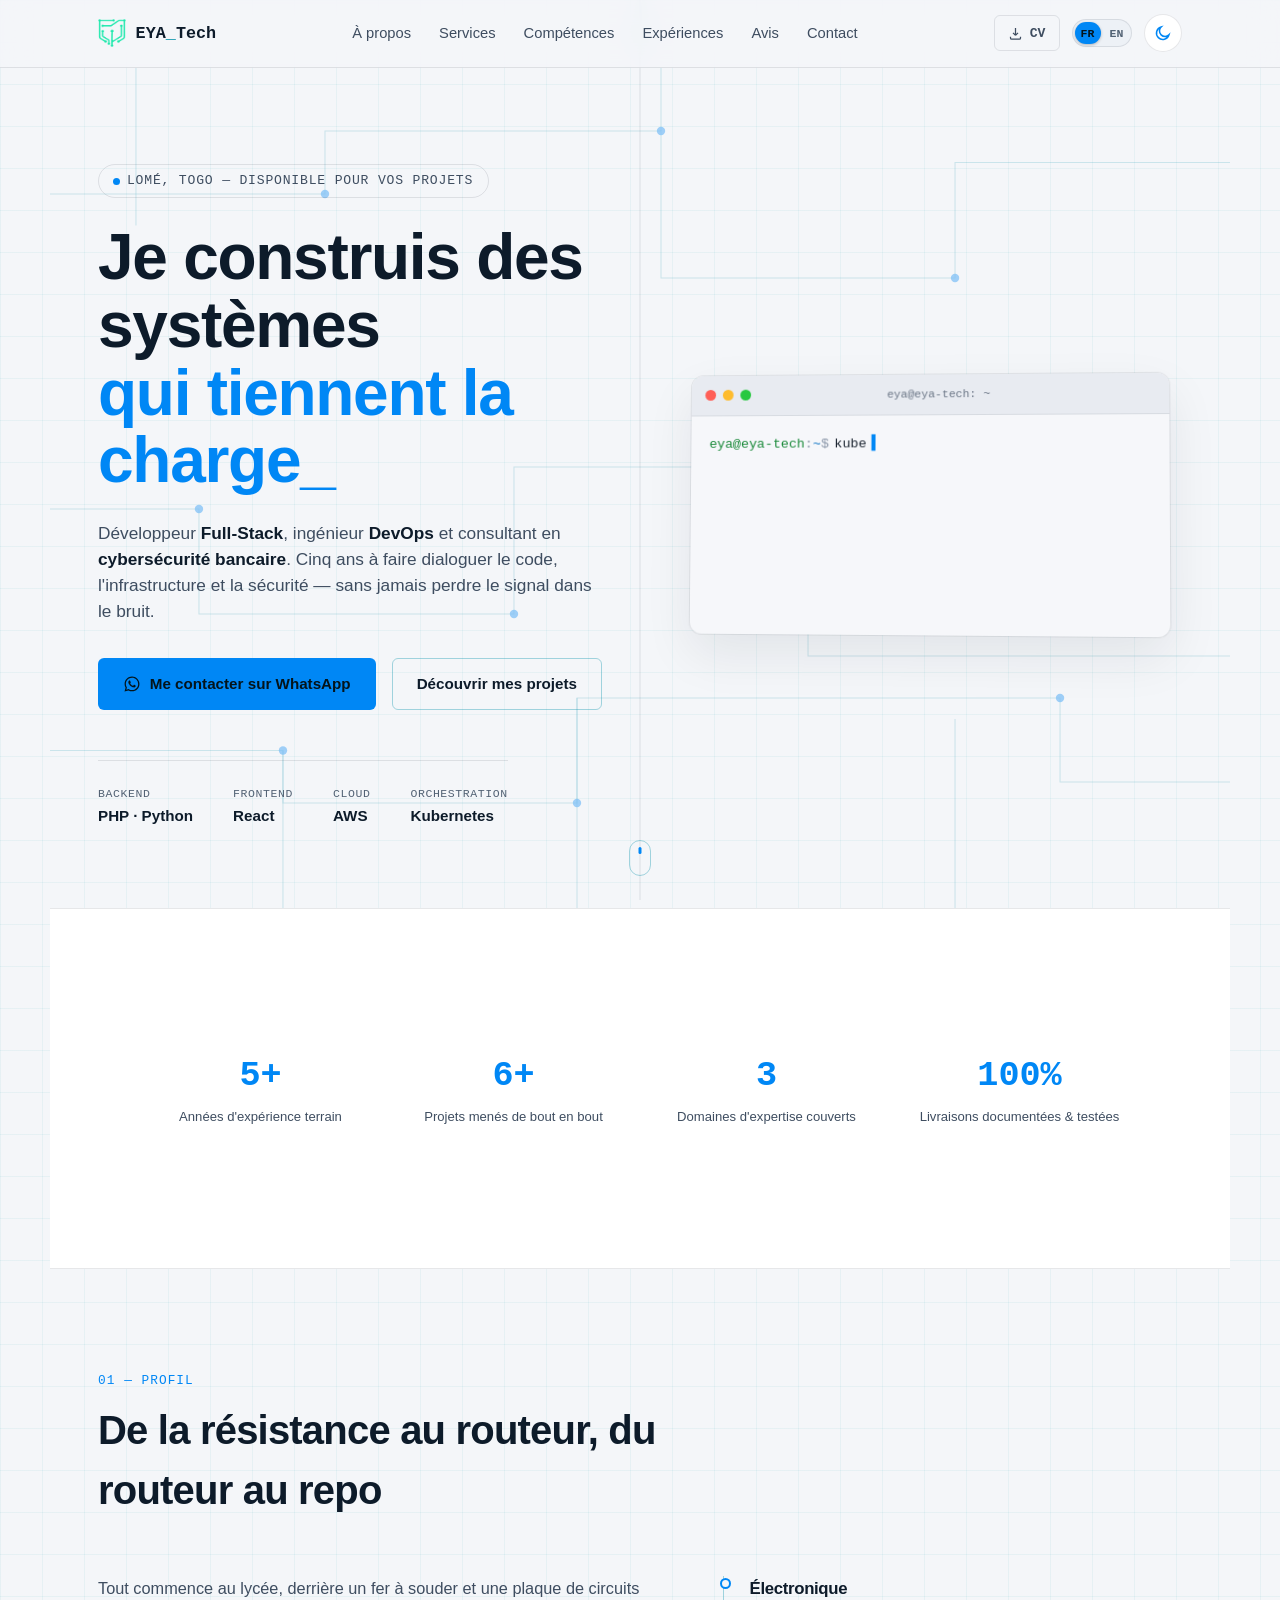
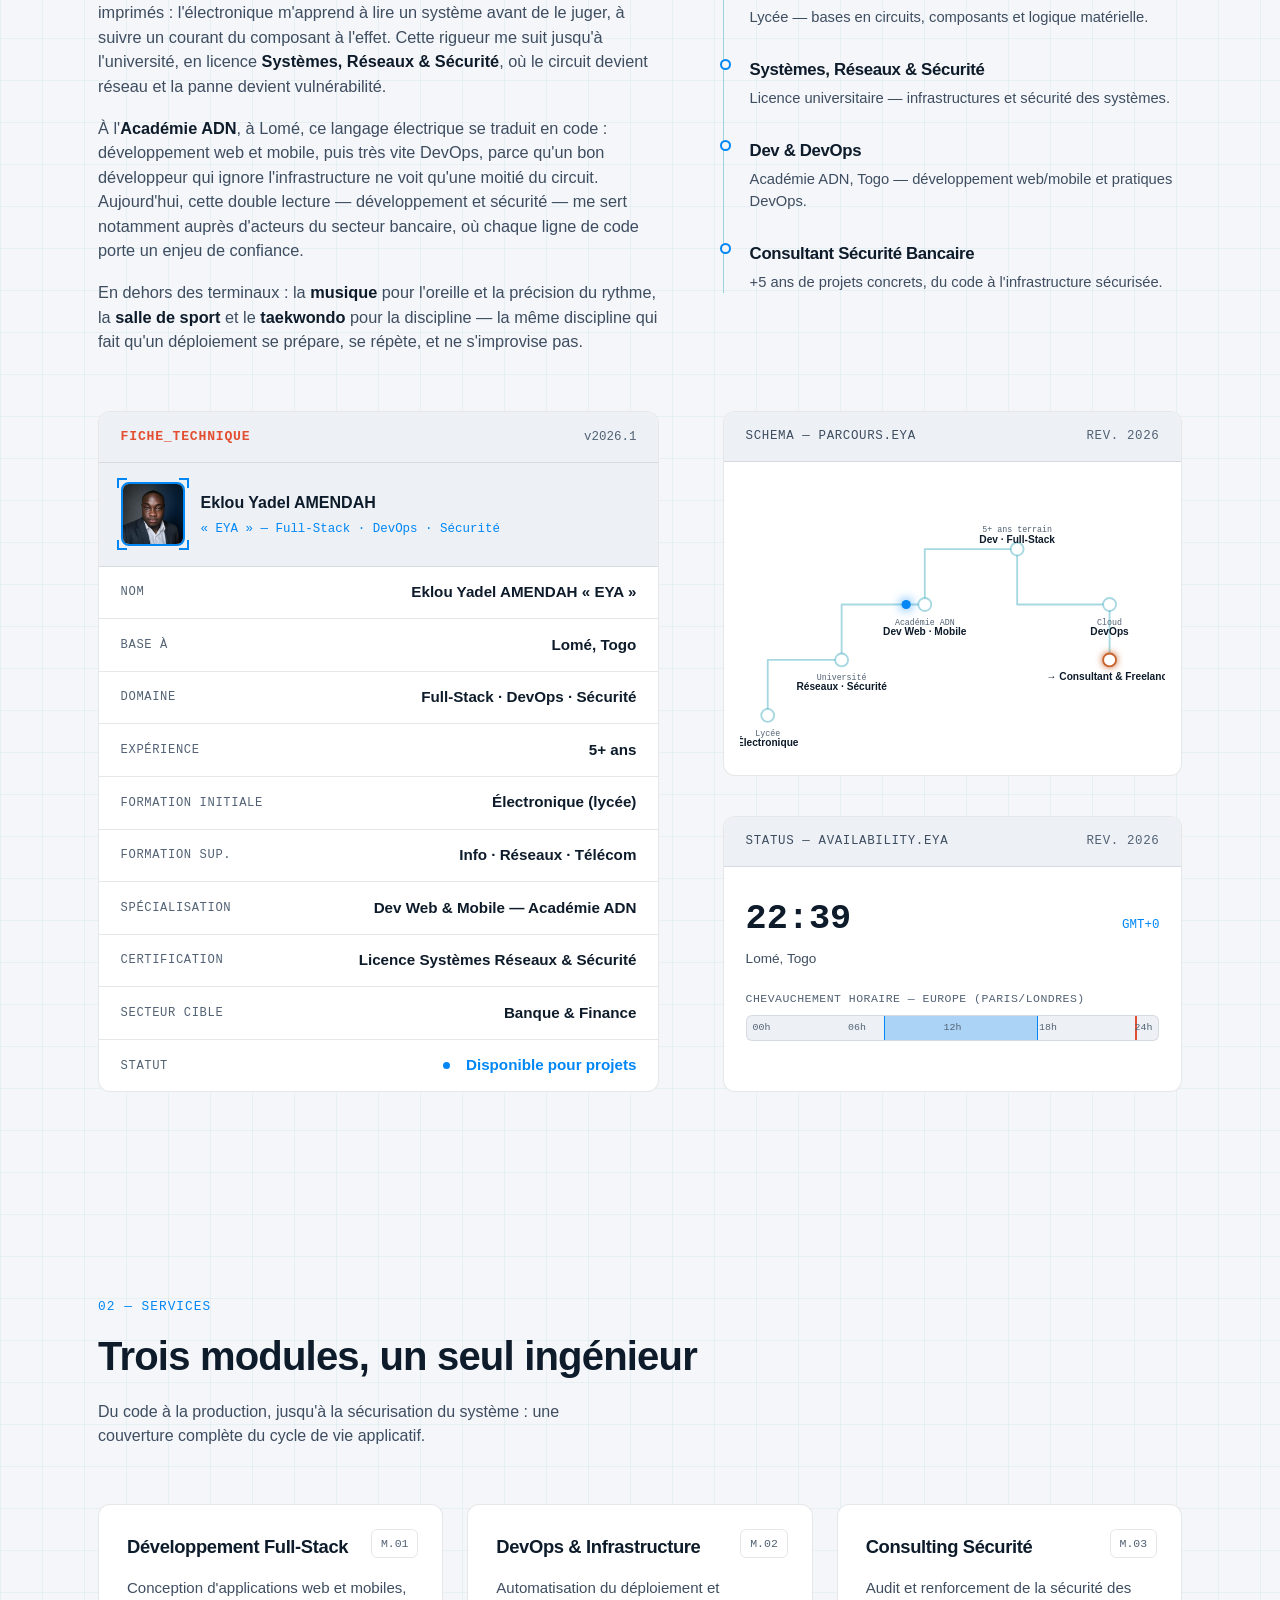
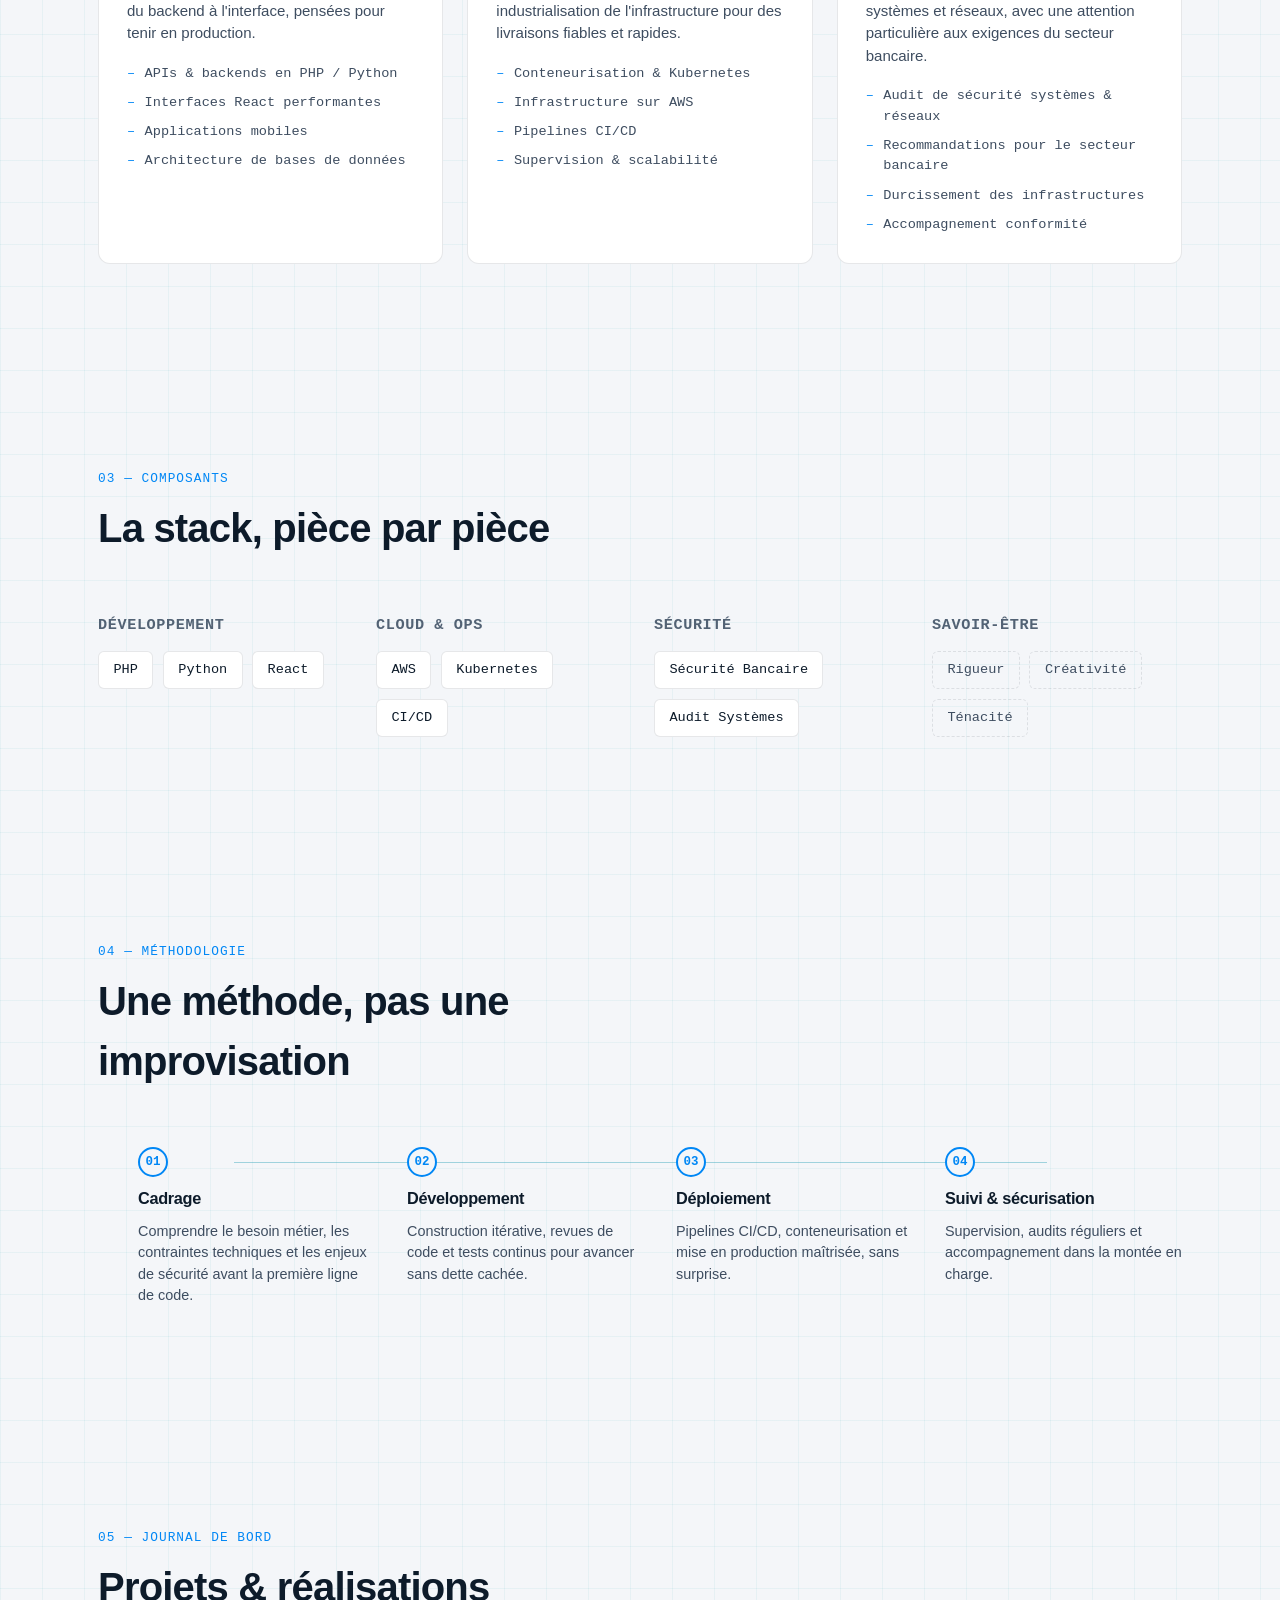
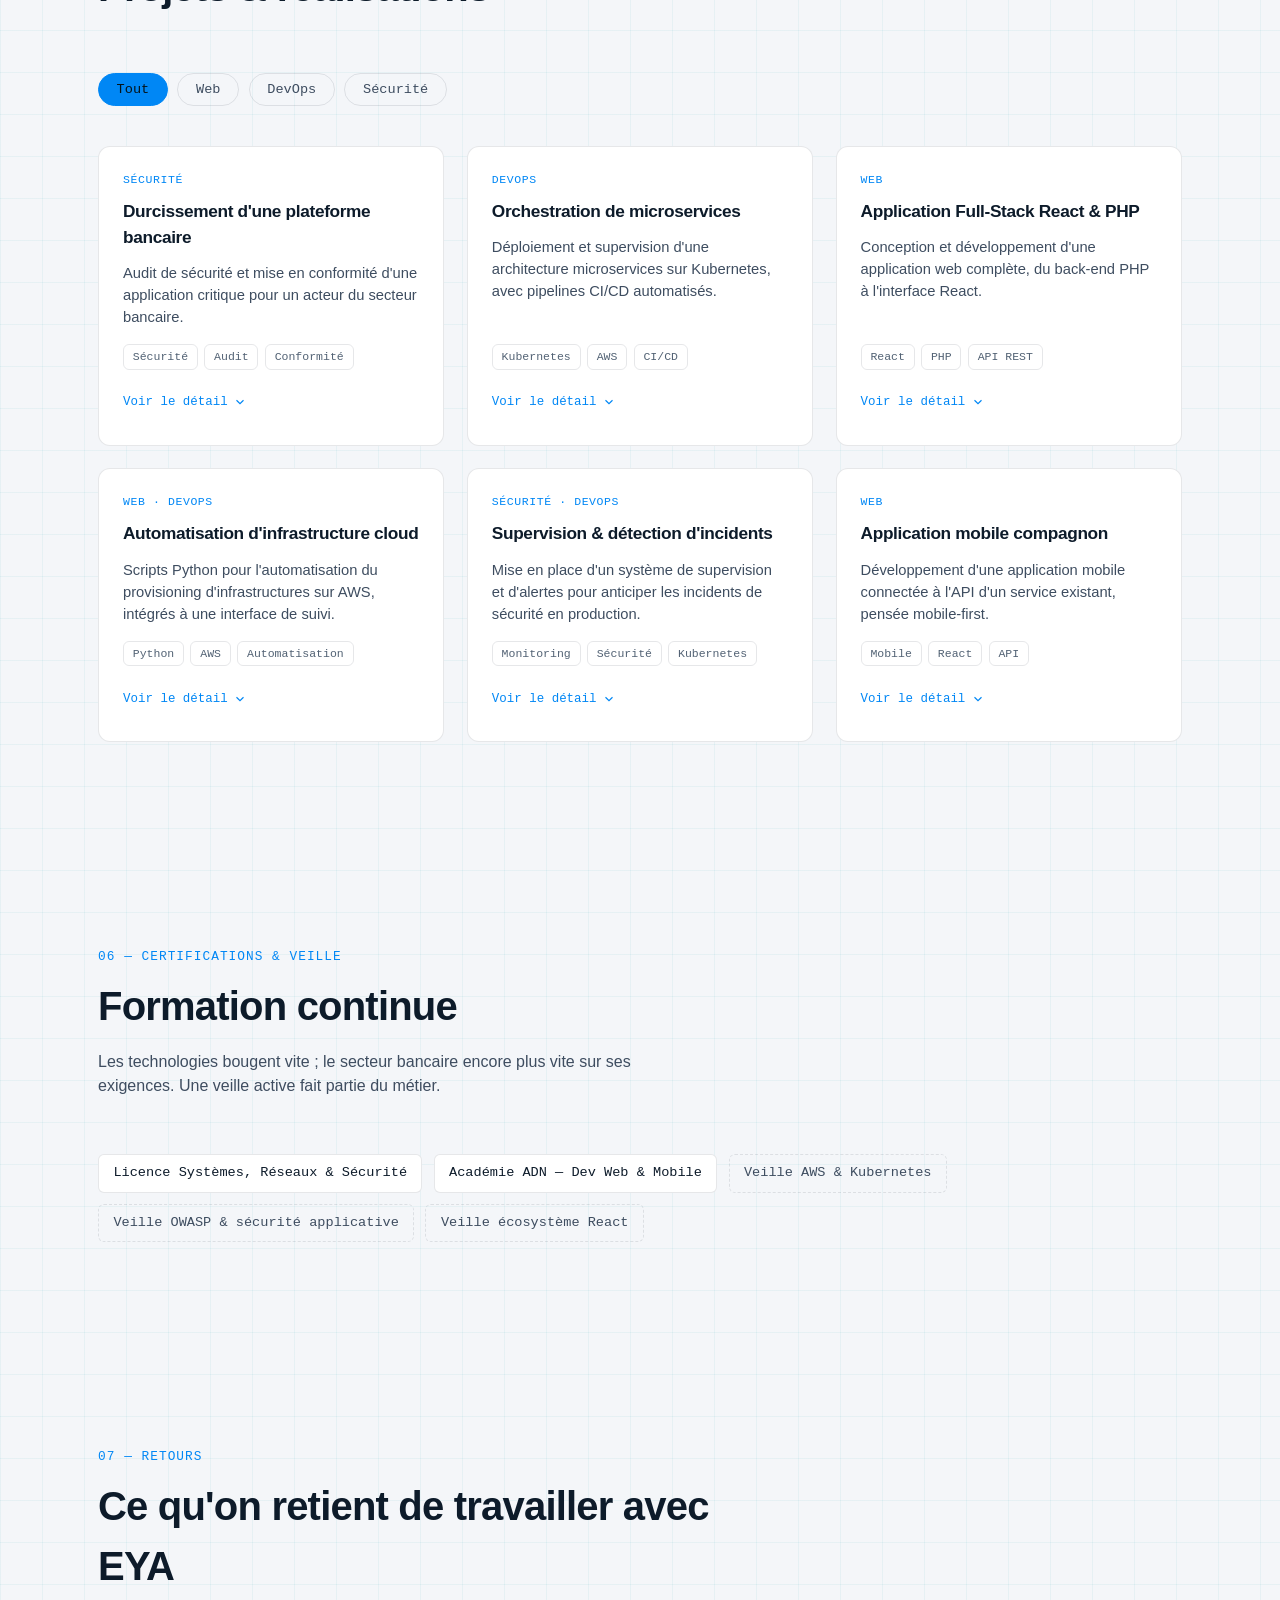
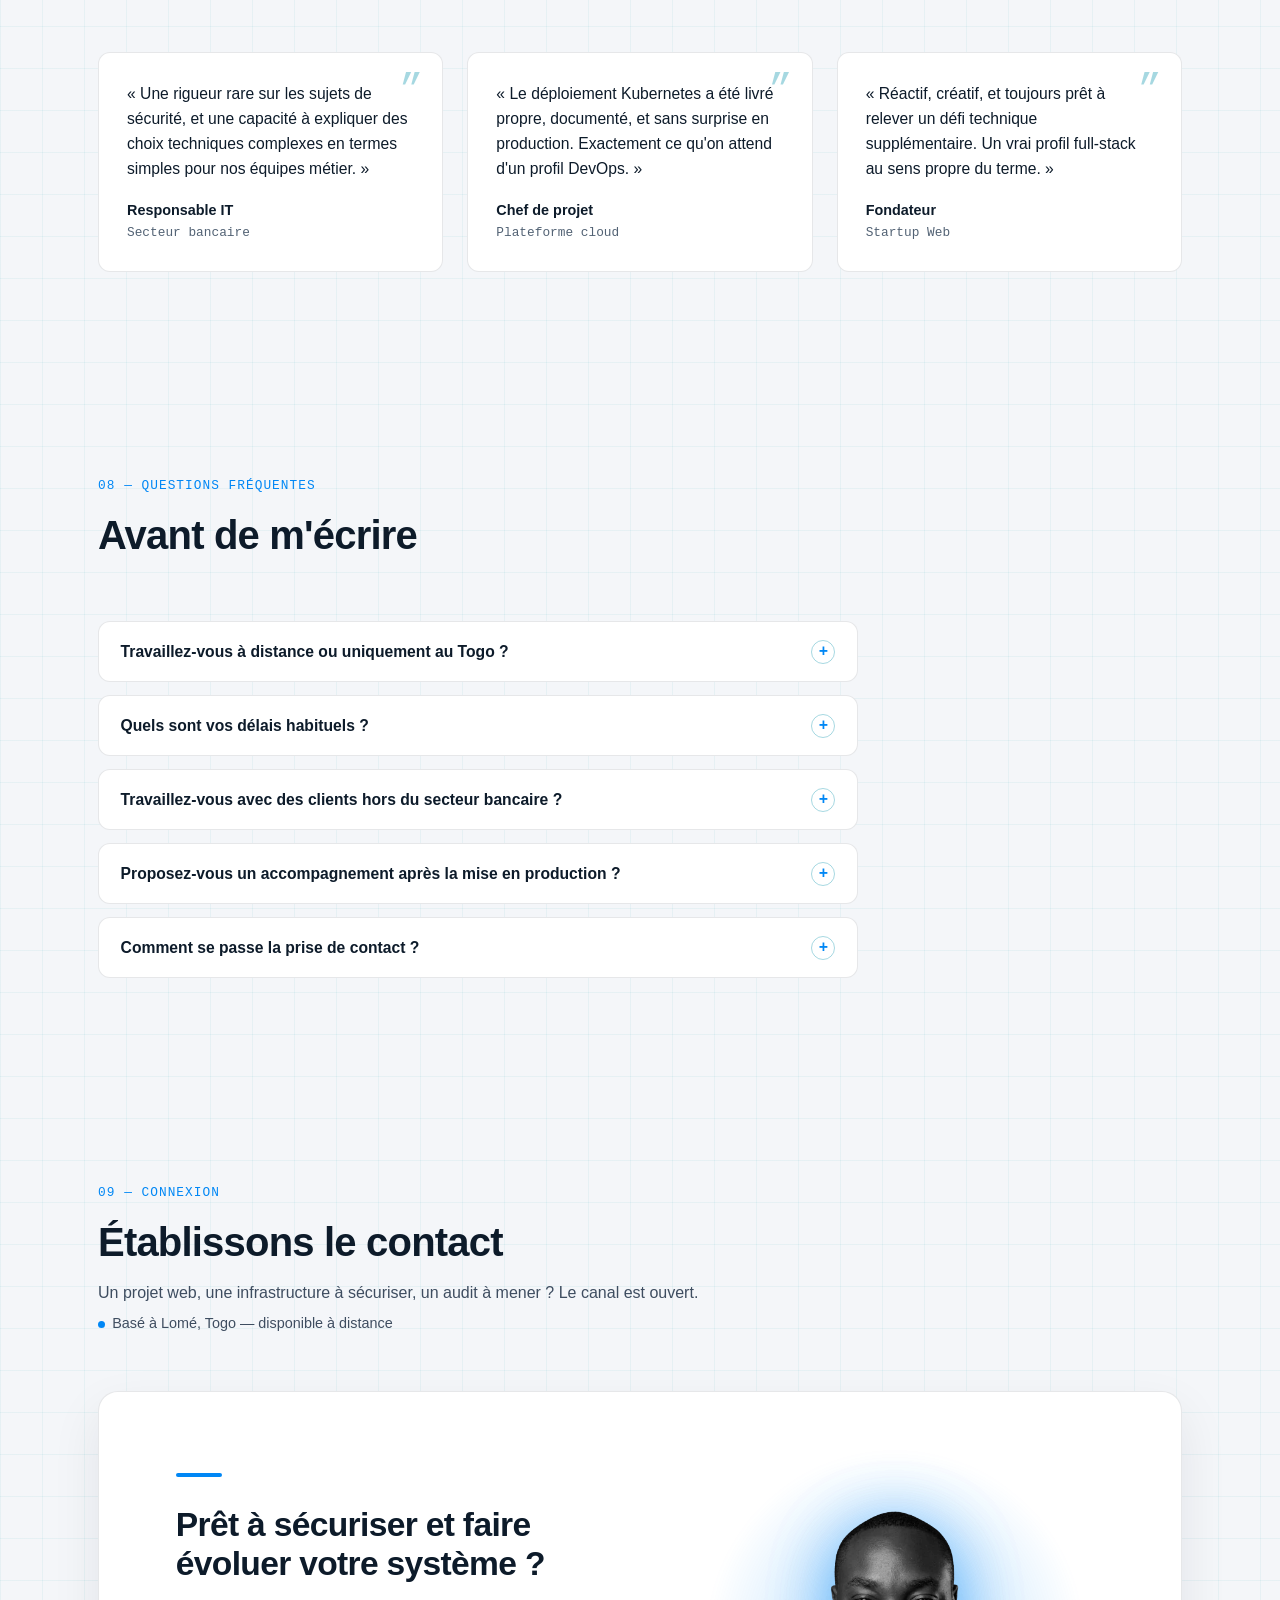
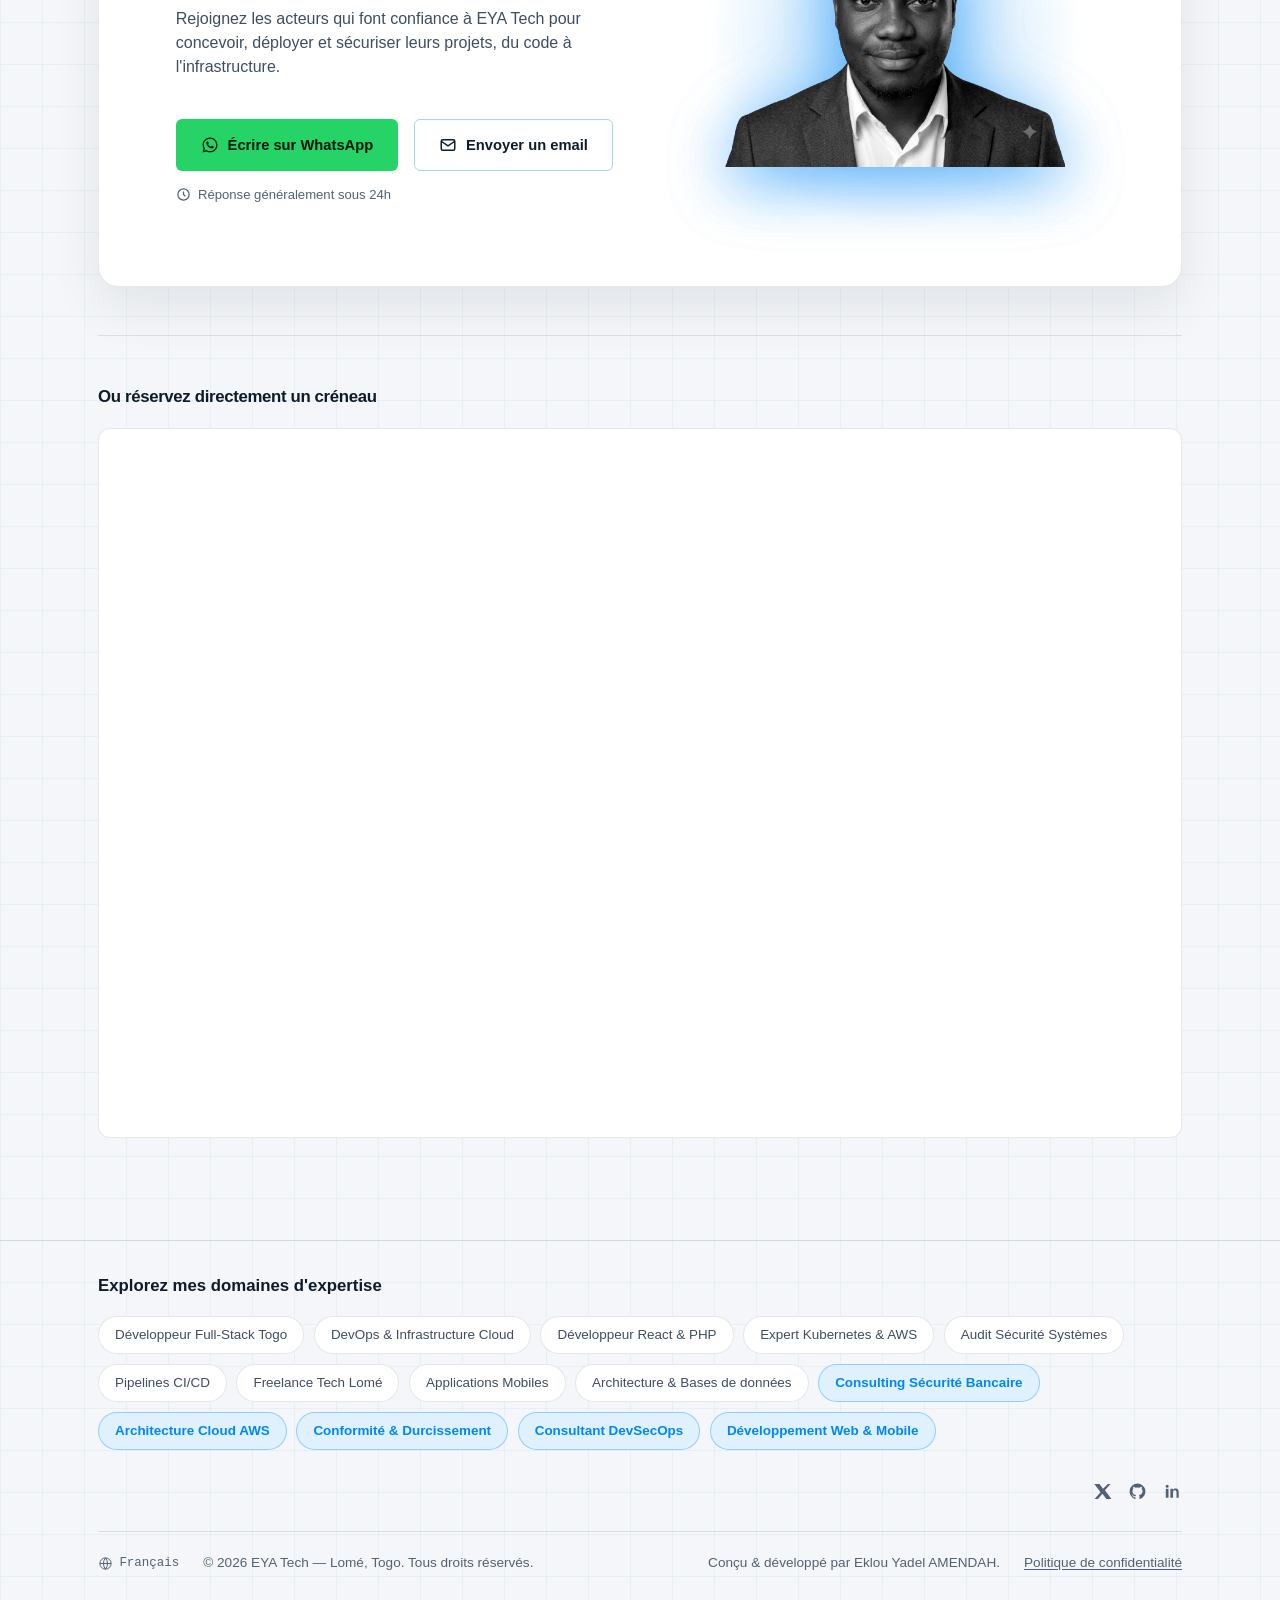
<file: index.html>
<!DOCTYPE html>
<html lang="fr">
<head>
<meta charset="UTF-8">
<meta http-equiv="Content-Security-Policy" content="default-src 'self'; script-src 'self' 'unsafe-inline' https://*.calendly.com https://plausible.io; style-src 'self' 'unsafe-inline' https://fonts.googleapis.com https://*.calendly.com; font-src 'self' https://fonts.gstatic.com https://*.calendly.com; img-src 'self' data: https://*.calendly.com; frame-src https://*.calendly.com; connect-src 'self' https://*.calendly.com https://plausible.io; base-uri 'self'; form-action 'self';">
<meta name="viewport" content="width=device-width, initial-scale=1.0">
<title>EYA Tech — Eklou Yadel AMENDAH | Full-Stack, DevOps &amp; Cybersécurité</title>
<meta name="description" id="site-meta-desc" content="Portfolio d'Eklou Yadel AMENDAH (EYA Tech) — Développeur Full-Stack, ingénieur DevOps et consultant en cybersécurité bancaire basé à Lomé, Togo.">

<!-- Open Graph (LinkedIn, WhatsApp, Facebook, Slack, Discord...) -->
<meta property="og:type" content="website">
<meta property="og:site_name" content="EYA Tech">
<meta property="og:title" id="og-title" content="EYA Tech — Eklou Yadel AMENDAH | Full-Stack, DevOps & Cybersécurité">
<meta property="og:description" id="og-description" content="Portfolio d'Eklou Yadel AMENDAH (EYA Tech) — Développeur Full-Stack, ingénieur DevOps et consultant en cybersécurité bancaire basé à Lomé, Togo.">
<meta property="og:image" content="https://TON-DOMAINE.com/assets/og-image.png">
<meta property="og:image:width" content="1200">
<meta property="og:image:height" content="630">
<meta property="og:url" content="https://TON-DOMAINE.com/">
<link rel="canonical" href="https://TON-DOMAINE.com/">

<script type="application/ld+json">
{
  "@context": "https://schema.org",
  "@type": "Person",
  "name": "Eklou Yadel AMENDAH",
  "alternateName": "EYA",
  "url": "https://TON-DOMAINE.com/",
  "image": "https://TON-DOMAINE.com/assets/eya-photo.jpg",
  "jobTitle": "Full-Stack Developer, DevOps Engineer & Banking Cybersecurity Consultant",
  "worksFor": {
    "@type": "Organization",
    "name": "EYA Tech"
  },
  "address": {
    "@type": "PostalAddress",
    "addressLocality": "Lomé",
    "addressCountry": "TG"
  },
  "email": "mailto:contact.eyatech@gmail.com",
  "knowsAbout": ["Full-Stack Development", "DevOps", "Kubernetes", "AWS", "Banking Cybersecurity", "React", "PHP", "Python"],
  "sameAs": []
}
</script>
<meta property="og:locale" content="fr_FR">
<meta property="og:locale:alternate" content="en_US">

<!-- Twitter / X Card -->
<meta name="twitter:card" content="summary_large_image">
<meta name="twitter:title" id="twitter-title" content="EYA Tech — Eklou Yadel AMENDAH | Full-Stack, DevOps & Cybersécurité">
<meta name="twitter:description" id="twitter-description" content="Portfolio d'Eklou Yadel AMENDAH (EYA Tech) — Développeur Full-Stack, ingénieur DevOps et consultant en cybersécurité bancaire basé à Lomé, Togo.">
<meta name="twitter:image" content="https://TON-DOMAINE.com/assets/og-image.png">

<link rel="preconnect" href="https://fonts.googleapis.com">
<link rel="preconnect" href="https://fonts.gstatic.com" crossorigin>
<link href="https://fonts.googleapis.com/css2?family=Plus+Jakarta+Sans:wght@400;500;600;700;800&family=JetBrains+Mono:wght@400;500;600;700&display=swap" rel="stylesheet">

<link rel="stylesheet" href="style.css">

<link rel="icon" href="assets/favicon.ico" sizes="any">
<link rel="icon" type="image/png" sizes="16x16" href="assets/favicon-16.png">
<link rel="icon" type="image/png" sizes="32x32" href="assets/favicon-32.png">
<link rel="icon" type="image/png" sizes="192x192" href="assets/favicon-192.png">
<link rel="apple-touch-icon" sizes="180x180" href="assets/apple-touch-icon.png">
</head>
<body data-theme="dark">

<a href="#main-content" class="skip-link" data-i18n="skip.link">Aller au contenu principal</a>

<!-- Circuit trace spine that runs behind the whole page -->
<div class="pcb-spine" aria-hidden="true">
  <svg class="pcb-spine__svg" viewBox="0 0 100 4000" preserveAspectRatio="none">
    <path class="pcb-spine__path" d="M50,0 L50,4000" />
  </svg>
</div>

<!-- Scroll progress bar -->
<div class="scroll-progress" aria-hidden="true"><div class="scroll-progress__bar" id="scroll-progress-bar"></div></div>

<header class="site-header" id="top">
  <div class="header-inner">
    <a href="#top" class="logo">
      <span class="logo__mark">
        <img src="assets/logo-icon.png" alt="EYA Tech" width="32" height="32">
      </span>
      <span class="logo__text">EYA<span class="logo__text--accent">_</span>Tech</span>
    </a>

    <nav class="main-nav" id="main-nav">
      <a href="#about" data-nav data-i18n="nav.about">À propos</a>
      <a href="#services" data-nav data-i18n="nav.services">Services</a>
      <a href="#skills" data-nav data-i18n="nav.skills">Compétences</a>
      <a href="#experience" data-nav data-i18n="nav.experience">Expériences</a>
      <a href="#testimonials" data-nav data-i18n="nav.testimonials">Avis</a>
      <a href="#contact" data-nav data-i18n="nav.contact">Contact</a>
    </nav>

    <div class="header-actions">
      <a href="cv-eklou-yadel-amendah.pdf" download class="cv-btn">
        <svg viewBox="0 0 24 24" fill="none" stroke="currentColor" stroke-width="2" class="cv-btn__icon"><path d="M12 3v12m0 0-4-4m4 4 4-4M4 17v2a2 2 0 0 0 2 2h12a2 2 0 0 0 2-2v-2"/></svg>
        <span>CV</span>
      </a>
      <button class="lang-toggle" id="lang-toggle" type="button" aria-label="Switch language / Changer de langue">
        <span class="lang-toggle__thumb" aria-hidden="true"></span>
        <span class="lang-toggle__opt is-active" data-lang="fr">FR</span>
        <span class="lang-toggle__opt" data-lang="en">EN</span>
      </button>
      <button class="theme-toggle" id="theme-toggle" type="button" aria-label="Basculer le thème clair/sombre">
        <svg class="icon-sun" viewBox="0 0 24 24" fill="none" stroke="currentColor" stroke-width="2">
          <circle cx="12" cy="12" r="4.2"/>
          <path d="M12 2v3M12 19v3M4.2 4.2l2.1 2.1M17.7 17.7l2.1 2.1M2 12h3M19 12h3M4.2 19.8l2.1-2.1M17.7 6.3l2.1-2.1"/>
        </svg>
        <svg class="icon-moon" viewBox="0 0 24 24" fill="none" stroke="currentColor" stroke-width="2">
          <path d="M20 14.5A8.5 8.5 0 1 1 9.5 4a7 7 0 0 0 10.5 10.5Z"/>
        </svg>
      </button>
      <button class="nav-toggle" id="nav-toggle" type="button" aria-label="Ouvrir le menu" aria-expanded="false">
        <span></span><span></span><span></span>
      </button>
    </div>
  </div>
</header>

<main id="main-content">

  <!-- HERO -->
  <section class="hero">
    <div class="hero__bg" aria-hidden="true">
      <svg class="hero__circuit" viewBox="0 0 1200 800" preserveAspectRatio="xMidYMid slice">
        <g class="hero__circuit-lines">
          <path d="M0,120 H300 V60 H620 V200 H900 V90 H1200" />
          <path d="M0,420 H180 V520 H480 V380 H760 V560 H1200" />
          <path d="M0,650 H260 V700 H540 V600 H1000 V680 H1200" />
          <path d="M120,0 V150 M620,0 V60 M900,800 V620 M260,800 V650 M540,800 V600" />
        </g>
        <g class="hero__circuit-nodes">
          <circle cx="300" cy="120" r="4"/>
          <circle cx="620" cy="60" r="4"/>
          <circle cx="900" cy="200" r="4"/>
          <circle cx="180" cy="420" r="4"/>
          <circle cx="480" cy="520" r="4"/>
          <circle cx="760" cy="380" r="4"/>
          <circle cx="260" cy="650" r="4"/>
          <circle cx="540" cy="700" r="4"/>
          <circle cx="1000" cy="600" r="4"/>
        </g>
      </svg>
    </div>

    <div class="hero__content">
      <div class="hero__text">
        <p class="hero__eyebrow"><span class="pulse-dot"></span><span data-i18n="hero.eyebrow">Lomé, Togo — Disponible pour vos projets</span></p>
        <h1 class="hero__title">
          <span data-i18n="hero.title1">Je construis des systèmes</span>
          <span class="hero__title-line"><span data-i18n="hero.title2">qui tiennent la charge</span><span class="hero__caret">_</span></span>
        </h1>
        <p class="hero__subtitle" data-i18n-html="hero.subtitle">
          Développeur <strong>Full-Stack</strong>, ingénieur <strong>DevOps</strong> et consultant en
          <strong>cybersécurité bancaire</strong>. Cinq ans à faire dialoguer le code, l'infrastructure
          et la sécurité — sans jamais perdre le signal dans le bruit.
        </p>
        <div class="hero__cta">
          <a href="#" data-link-b64="aHR0cHM6Ly93YS5tZS8yMjg5MjAzMTU4Mw==" target="_blank" rel="noopener" class="btn btn--primary">
            <svg viewBox="0 0 24 24" fill="currentColor" class="btn__icon"><path d="M12.04 2C6.58 2 2.13 6.45 2.13 11.91c0 1.75.46 3.45 1.32 4.95L2 22l5.29-1.4a9.9 9.9 0 0 0 4.75 1.21h.01c5.46 0 9.9-4.45 9.9-9.9 0-2.65-1.03-5.13-2.9-7C17.18 3.03 14.7 2 12.04 2Zm0 18.06a8.2 8.2 0 0 1-4.17-1.14l-.3-.18-3.14.83.84-3.06-.2-.31a8.15 8.15 0 0 1-1.26-4.35c0-4.51 3.68-8.19 8.2-8.19 2.19 0 4.25.85 5.8 2.4a8.13 8.13 0 0 1 2.4 5.8c0 4.52-3.68 8.2-8.17 8.2Zm4.48-6.13c-.24-.12-1.45-.72-1.68-.8-.22-.08-.39-.12-.55.12-.16.24-.63.8-.78.97-.14.16-.28.18-.53.06-.24-.12-1.03-.38-1.96-1.21-.72-.65-1.21-1.44-1.35-1.68-.14-.24-.01-.37.11-.49.11-.11.24-.28.36-.42.12-.14.16-.24.24-.4.08-.16.04-.3-.02-.42-.06-.12-.55-1.33-.76-1.82-.2-.48-.4-.42-.55-.42-.14 0-.3-.02-.46-.02s-.42.06-.64.3c-.22.24-.85.83-.85 2.03 0 1.2.87 2.36.99 2.52.12.16 1.72 2.63 4.17 3.69.58.25 1.04.4 1.39.51.59.19 1.12.16 1.54.1.47-.07 1.45-.59 1.65-1.16.2-.57.2-1.06.14-1.16-.06-.1-.22-.16-.46-.28Z"/></svg>
            <span data-i18n="hero.cta.whatsapp">Me contacter sur WhatsApp</span>
          </a>
          <a href="#experience" class="btn btn--ghost" data-i18n="hero.cta.projects">Découvrir mes projets</a>
        </div>

        <dl class="hero__stack" aria-label="Stack technique principale">
          <div><dt>Backend</dt><dd>PHP · Python</dd></div>
          <div><dt>Frontend</dt><dd>React</dd></div>
          <div><dt>Cloud</dt><dd>AWS</dd></div>
          <div><dt data-i18n="hero.stack.orchestration">Orchestration</dt><dd>Kubernetes</dd></div>
        </dl>
      </div>

      <div class="hero__terminal" aria-hidden="true">
        <div class="terminal">
          <div class="terminal__bar">
            <span class="terminal__dot terminal__dot--red"></span>
            <span class="terminal__dot terminal__dot--yellow"></span>
            <span class="terminal__dot terminal__dot--green"></span>
            <span class="terminal__title">eya@eya-tech: ~</span>
          </div>
          <div class="terminal__body" id="terminal-body">
            <div class="terminal__line" id="terminal-line">
              <span class="terminal__prompt">eya@eya-tech<span class="terminal__prompt-sep">:</span><span class="terminal__prompt-path">~</span><span class="terminal__prompt-sep">$</span></span>
              <span class="terminal__typed" id="terminal-typed"></span><span class="terminal__cursor">▍</span>
            </div>
            <div class="terminal__history" id="terminal-history"></div>
          </div>
        </div>
      </div>
    </div>

    <a href="#about" class="scroll-cue" aria-label="Défiler vers la suite">
      <span></span>
    </a>
  </section>

  <!-- STATS STRIP -->
  <section class="stats-strip" aria-label="Indicateurs clés">
    <div class="stats-strip__inner">
      <div class="stat">
        <span class="stat__value">5+</span>
        <span class="stat__label" data-i18n="stats.years">Années d'expérience terrain</span>
      </div>
      <div class="stat">
        <span class="stat__value">6+</span>
        <span class="stat__label" data-i18n="stats.projects">Projets menés de bout en bout</span>
      </div>
      <div class="stat">
        <span class="stat__value">3</span>
        <span class="stat__label" data-i18n="stats.domains">Domaines d'expertise couverts</span>
      </div>
      <div class="stat">
        <span class="stat__value">100%</span>
        <span class="stat__label" data-i18n="stats.delivery">Livraisons documentées &amp; testées</span>
      </div>
    </div>
  </section>

  <!-- ABOUT -->
  <section class="about" id="about">
    <div class="section-head">
      <p class="section-eyebrow"><span data-i18n="about.eyebrow.num">01</span> — <span data-i18n="about.eyebrow.text">Profil</span></p>
      <h2 class="section-title" data-i18n="about.title">De la résistance au routeur, du routeur au repo</h2>
    </div>

    <div class="about__grid">
      <div class="about__story">
        <p data-i18n-html="about.p1">
          Tout commence au lycée, derrière un fer à souder et une plaque de circuits imprimés :
          l'électronique m'apprend à lire un système avant de le juger, à suivre un courant du composant
          à l'effet. Cette rigueur me suit jusqu'à l'université, en licence <strong>Systèmes, Réseaux &amp; Sécurité</strong>,
          où le circuit devient réseau et la panne devient vulnérabilité.
        </p>
        <p data-i18n-html="about.p2">
          À l'<strong>Académie ADN</strong>, à Lomé, ce langage électrique se traduit en code : développement web
          et mobile, puis très vite DevOps, parce qu'un bon développeur qui ignore l'infrastructure ne
          voit qu'une moitié du circuit. Aujourd'hui, cette double lecture — développement et sécurité —
          me sert notamment auprès d'acteurs du secteur bancaire, où chaque ligne de code porte un enjeu
          de confiance.
        </p>
        <p data-i18n-html="about.p3">
          En dehors des terminaux : la <strong>musique</strong> pour l'oreille et la précision du rythme,
          la <strong>salle de sport</strong> et le <strong>taekwondo</strong> pour la discipline — la même
          discipline qui fait qu'un déploiement se prépare, se répète, et ne s'improvise pas.
        </p>
      </div>

      <ul class="about__timeline" aria-label="Parcours résumé">
        <li>
          <span class="about__timeline-node"></span>
          <h3 data-i18n="about.tl1.title">Électronique</h3>
          <p data-i18n="about.tl1.text">Lycée — bases en circuits, composants et logique matérielle.</p>
        </li>
        <li>
          <span class="about__timeline-node"></span>
          <h3 data-i18n-html="about.tl2.title">Systèmes, Réseaux &amp; Sécurité</h3>
          <p data-i18n="about.tl2.text">Licence universitaire — infrastructures et sécurité des systèmes.</p>
        </li>
        <li>
          <span class="about__timeline-node"></span>
          <h3 data-i18n-html="about.tl3.title">Dev &amp; DevOps</h3>
          <p data-i18n="about.tl3.text">Académie ADN, Togo — développement web/mobile et pratiques DevOps.</p>
        </li>
        <li>
          <span class="about__timeline-node"></span>
          <h3 data-i18n="about.tl4.title">Consultant Sécurité Bancaire</h3>
          <p data-i18n="about.tl4.text">+5 ans de projets concrets, du code à l'infrastructure sécurisée.</p>
        </li>
      </ul>

      <div class="spec-sheet" aria-label="Fiche technique">
        <div class="spec-sheet__header">
          <span class="spec-sheet__header-title" data-i18n="spec.header">FICHE_TECHNIQUE</span>
          <span class="spec-sheet__header-version">v2026.1</span>
        </div>

        <div class="spec-sheet__photo-row">
          <div class="spec-sheet__photo">
            <span class="corner tl" aria-hidden="true"></span>
            <span class="corner tr" aria-hidden="true"></span>
            <span class="corner bl" aria-hidden="true"></span>
            <span class="corner br" aria-hidden="true"></span>
            <img src="assets/eya-photo.jpg" alt="Eklou Yadel AMENDAH">
          </div>
          <div class="spec-sheet__id">
            <span class="spec-sheet__id-name">Eklou Yadel AMENDAH</span>
            <span class="spec-sheet__id-role" data-i18n-html="spec.id.role">« EYA » — Full-Stack · DevOps · Sécurité</span>
          </div>
        </div>

        <div class="spec-sheet__row">
          <span class="spec-sheet__label" data-i18n="spec.name.label">Nom</span>
          <span class="spec-sheet__value">Eklou Yadel AMENDAH « EYA »</span>
        </div>
        <div class="spec-sheet__row">
          <span class="spec-sheet__label" data-i18n="spec.base.label">Base à</span>
          <span class="spec-sheet__value">Lomé, Togo</span>
        </div>
        <div class="spec-sheet__row">
          <span class="spec-sheet__label" data-i18n="spec.domain.label">Domaine</span>
          <span class="spec-sheet__value" data-i18n="spec.domain.value">Full-Stack · DevOps · Sécurité</span>
        </div>
        <div class="spec-sheet__row">
          <span class="spec-sheet__label" data-i18n="spec.exp.label">Expérience</span>
          <span class="spec-sheet__value" data-i18n="spec.exp.value">5+ ans</span>
        </div>
        <div class="spec-sheet__row">
          <span class="spec-sheet__label" data-i18n="spec.edu1.label">Formation initiale</span>
          <span class="spec-sheet__value" data-i18n="spec.edu1.value">Électronique (lycée)</span>
        </div>
        <div class="spec-sheet__row">
          <span class="spec-sheet__label" data-i18n="spec.edu2.label">Formation sup.</span>
          <span class="spec-sheet__value" data-i18n="spec.edu2.value">Info · Réseaux · Télécom</span>
        </div>
        <div class="spec-sheet__row">
          <span class="spec-sheet__label" data-i18n="spec.spec.label">Spécialisation</span>
          <span class="spec-sheet__value" data-i18n-html="spec.spec.value">Dev Web &amp; Mobile — Académie ADN</span>
        </div>
        <div class="spec-sheet__row">
          <span class="spec-sheet__label" data-i18n="spec.cert.label">Certification</span>
          <span class="spec-sheet__value" data-i18n-html="spec.cert.value">Licence Systèmes Réseaux &amp; Sécurité</span>
        </div>
        <div class="spec-sheet__row">
          <span class="spec-sheet__label" data-i18n="spec.sector.label">Secteur cible</span>
          <span class="spec-sheet__value" data-i18n-html="spec.sector.value">Banque &amp; Finance</span>
        </div>
        <div class="spec-sheet__row">
          <span class="spec-sheet__label" data-i18n="spec.status.label">Statut</span>
          <span class="spec-sheet__value spec-sheet__value--status"><span class="pulse-dot"></span><span data-i18n="spec.status.value">Disponible pour projets</span></span>
        </div>
      </div>

      <div class="schematic-stack">
        <div class="schematic-wrap">
          <div class="cap"><span data-i18n="schematic.cap">SCHEMA — PARCOURS.EYA</span><span>REV. 2026</span></div>
          <svg viewBox="0 0 460 300" xmlns="http://www.w3.org/2000/svg">
            <path class="trace-path"
              d="M30 250 L30 190 L110 190 L110 130 L200 130 L200 70 L300 70 L300 130 L400 130 L400 190" />

            <circle class="node-dot" cx="30" cy="250" r="7" style="animation-delay:0s" />
            <circle class="node-dot" cx="110" cy="190" r="7" style="animation-delay:1.25s" />
            <circle class="node-dot" cx="200" cy="130" r="7" style="animation-delay:2.6s" />
            <circle class="node-dot" cx="300" cy="70" r="7" style="animation-delay:4.03s" />
            <circle class="node-dot" cx="400" cy="130" r="7" style="animation-delay:5.46s" />
            <circle class="node-dot node-dot--final" cx="400" cy="190" r="7" fill="var(--copper)" />

            <circle class="flow-pulse" r="5">
              <animateMotion dur="6s" repeatCount="indefinite"
                path="M30 250 L30 190 L110 190 L110 130 L200 130 L200 70 L300 70 L300 130 L400 130 L400 190" />
            </circle>

            <text x="30" y="272" class="node-label" text-anchor="middle" data-i18n="schematic.n1.top">Lycée</text>
            <text x="30" y="283" class="node-label strong" text-anchor="middle" data-i18n="schematic.n1.bottom">Électronique</text>

            <text x="110" y="212" class="node-label" text-anchor="middle" data-i18n="schematic.n2.top">Université</text>
            <text x="110" y="223" class="node-label strong" text-anchor="middle" data-i18n="schematic.n2.bottom">Réseaux · Sécurité</text>

            <text x="200" y="152" class="node-label" text-anchor="middle" data-i18n="schematic.n3.top">Académie ADN</text>
            <text x="200" y="163" class="node-label strong" text-anchor="middle" data-i18n="schematic.n3.bottom">Dev Web · Mobile</text>

            <text x="300" y="52" class="node-label" text-anchor="middle" data-i18n="schematic.n4.top">5+ ans terrain</text>
            <text x="300" y="63" class="node-label strong" text-anchor="middle" data-i18n="schematic.n4.bottom">Dev · Full-Stack</text>

            <text x="400" y="152" class="node-label" text-anchor="middle">Cloud</text>
            <text x="400" y="163" class="node-label strong" text-anchor="middle">DevOps</text>

            <text x="400" y="212" class="node-label strong" text-anchor="middle" fill="var(--copper)" data-i18n="schematic.n6.bottom">→ Consultant &amp; Freelance</text>
          </svg>
        </div>

        <div class="status-card">
          <div class="cap"><span data-i18n="status.cap">STATUS — AVAILABILITY.EYA</span><span>REV. 2026</span></div>
          <div class="status-card__body">
            <div class="status-card__clock-row">
              <div>
                <div class="status-card__time" id="status-clock">--:--</div>
                <div class="status-card__city" data-i18n="status.city">Lomé, Togo</div>
              </div>
              <div class="status-card__tz">GMT+0</div>
            </div>

            <div class="status-card__overlap-label" data-i18n="status.overlap.label">Chevauchement horaire — Europe (Paris/Londres)</div>
            <div class="status-card__overlap-bar">
              <div class="status-card__overlap-fill"></div>
              <div class="status-card__overlap-now" id="status-now-marker"></div>
              <div class="status-card__overlap-marks"><span>00h</span><span>06h</span><span>12h</span><span>18h</span><span>24h</span></div>
            </div>
          </div>
        </div>
      </div>
    </div>
  </section>

  <!-- SERVICES -->
  <section class="services" id="services">
    <div class="section-head">
      <p class="section-eyebrow"><span data-i18n="services.eyebrow.num">02</span> — <span data-i18n="services.eyebrow.text">Services</span></p>
      <h2 class="section-title" data-i18n="services.title">Trois modules, un seul ingénieur</h2>
      <p class="section-lead" data-i18n="services.lead">
        Du code à la production, jusqu'à la sécurisation du système : une couverture complète du cycle de vie applicatif.
      </p>
    </div>

    <div class="services__grid">
      <article class="service-card">
        <span class="service-card__tag">M.01</span>
        <h3 data-i18n="services.m1.title">Développement Full-Stack</h3>
        <p data-i18n="services.m1.desc">Conception d'applications web et mobiles, du backend à l'interface, pensées pour tenir en production.</p>
        <ul>
          <li data-i18n="services.m1.li1">APIs &amp; backends en PHP / Python</li>
          <li data-i18n="services.m1.li2">Interfaces React performantes</li>
          <li data-i18n="services.m1.li3">Applications mobiles</li>
          <li data-i18n="services.m1.li4">Architecture de bases de données</li>
        </ul>
      </article>

      <article class="service-card">
        <span class="service-card__tag">M.02</span>
        <h3 data-i18n="services.m2.title">DevOps &amp; Infrastructure</h3>
        <p data-i18n="services.m2.desc">Automatisation du déploiement et industrialisation de l'infrastructure pour des livraisons fiables et rapides.</p>
        <ul>
          <li data-i18n="services.m2.li1">Conteneurisation &amp; Kubernetes</li>
          <li data-i18n="services.m2.li2">Infrastructure sur AWS</li>
          <li data-i18n="services.m2.li3">Pipelines CI/CD</li>
          <li data-i18n="services.m2.li4">Supervision &amp; scalabilité</li>
        </ul>
      </article>

      <article class="service-card">
        <span class="service-card__tag">M.03</span>
        <h3 data-i18n="services.m3.title">Consulting Sécurité</h3>
        <p data-i18n="services.m3.desc">Audit et renforcement de la sécurité des systèmes et réseaux, avec une attention particulière aux exigences du secteur bancaire.</p>
        <ul>
          <li data-i18n="services.m3.li1">Audit de sécurité systèmes &amp; réseaux</li>
          <li data-i18n="services.m3.li2">Recommandations pour le secteur bancaire</li>
          <li data-i18n="services.m3.li3">Durcissement des infrastructures</li>
          <li data-i18n="services.m3.li4">Accompagnement conformité</li>
        </ul>
      </article>
    </div>
  </section>

  <!-- SKILLS -->
  <section class="skills" id="skills">
    <div class="section-head">
      <p class="section-eyebrow"><span data-i18n="skills.eyebrow.num">03</span> — <span data-i18n="skills.eyebrow.text">Composants</span></p>
      <h2 class="section-title" data-i18n="skills.title">La stack, pièce par pièce</h2>
    </div>

    <div class="skills__groups">
      <div class="skills__group">
        <h3 data-i18n="skills.g1">Développement</h3>
        <div class="badge-row">
          <span class="badge" data-badge="PHP">PHP</span>
          <span class="badge" data-badge="Python">Python</span>
          <span class="badge" data-badge="React">React</span>
        </div>
      </div>
      <div class="skills__group">
        <h3>Cloud &amp; Ops</h3>
        <div class="badge-row">
          <span class="badge" data-badge="AWS">AWS</span>
          <span class="badge" data-badge="K8s">Kubernetes</span>
          <span class="badge" data-badge="CI/CD">CI/CD</span>
        </div>
      </div>
      <div class="skills__group">
        <h3 data-i18n="skills.g3">Sécurité</h3>
        <div class="badge-row">
          <span class="badge" data-badge="Sec" data-i18n="skills.badge.sec">Sécurité Bancaire</span>
          <span class="badge" data-badge="Audit" data-i18n="skills.badge.audit">Audit Systèmes</span>
        </div>
      </div>
      <div class="skills__group">
        <h3 data-i18n="skills.g4">Savoir-être</h3>
        <div class="badge-row">
          <span class="badge badge--soft" data-i18n="skills.soft1">Rigueur</span>
          <span class="badge badge--soft" data-i18n="skills.soft2">Créativité</span>
          <span class="badge badge--soft" data-i18n="skills.soft3">Ténacité</span>
        </div>
      </div>
    </div>
  </section>

  <!-- PROCESS -->
  <section class="process" id="process">
    <div class="section-head">
      <p class="section-eyebrow"><span data-i18n="process.eyebrow.num">04</span> — <span data-i18n="process.eyebrow.text">Méthodologie</span></p>
      <h2 class="section-title" data-i18n="process.title">Une méthode, pas une improvisation</h2>
    </div>

    <ol class="process__steps">
      <li class="process__step">
        <span class="process__num">01</span>
        <h3 data-i18n="process.s1.title">Cadrage</h3>
        <p data-i18n="process.s1.text">Comprendre le besoin métier, les contraintes techniques et les enjeux de sécurité avant la première ligne de code.</p>
      </li>
      <li class="process__step">
        <span class="process__num">02</span>
        <h3 data-i18n="process.s2.title">Développement</h3>
        <p data-i18n="process.s2.text">Construction itérative, revues de code et tests continus pour avancer sans dette cachée.</p>
      </li>
      <li class="process__step">
        <span class="process__num">03</span>
        <h3 data-i18n="process.s3.title">Déploiement</h3>
        <p data-i18n="process.s3.text">Pipelines CI/CD, conteneurisation et mise en production maîtrisée, sans surprise.</p>
      </li>
      <li class="process__step">
        <span class="process__num">04</span>
        <h3 data-i18n="process.s4.title">Suivi &amp; sécurisation</h3>
        <p data-i18n="process.s4.text">Supervision, audits réguliers et accompagnement dans la montée en charge.</p>
      </li>
    </ol>
  </section>

  <!-- EXPERIENCE -->
  <section class="experience" id="experience">
    <div class="section-head">
      <p class="section-eyebrow"><span data-i18n="experience.eyebrow.num">05</span> — <span data-i18n="experience.eyebrow.text">Journal de bord</span></p>
      <h2 class="section-title" data-i18n="experience.title">Projets &amp; réalisations</h2>
    </div>

    <div class="filters" id="filters" role="tablist" aria-label="Filtrer les projets">
      <button class="filter-btn is-active" data-filter="all" role="tab" aria-selected="true" data-i18n="experience.filter.all">Tout</button>
      <button class="filter-btn" data-filter="web" role="tab" aria-selected="false">Web</button>
      <button class="filter-btn" data-filter="devops" role="tab" aria-selected="false">DevOps</button>
      <button class="filter-btn" data-filter="securite" role="tab" aria-selected="false" data-i18n="experience.filter.security">Sécurité</button>
    </div>

    <div class="project-grid" id="project-grid">
      <article class="project-card" data-category="securite">
        <div class="project-card__tag" data-i18n="experience.p1.tag">Sécurité</div>
        <h3 data-i18n="experience.p1.title">Durcissement d'une plateforme bancaire</h3>
        <p data-i18n="experience.p1.desc">Audit de sécurité et mise en conformité d'une application critique pour un acteur du secteur bancaire.</p>
        <ul class="project-card__meta"><li data-i18n="experience.p1.m1">Sécurité</li><li data-i18n="experience.p1.m2">Audit</li><li data-i18n="experience.p1.m3">Conformité</li></ul>
      
        <button class="project-card__toggle" type="button" aria-expanded="false">
          <span data-i18n="detail.toggle">Voir le détail</span>
          <svg viewBox="0 0 24 24" fill="none" stroke="currentColor" stroke-width="2"><path d="m6 9 6 6 6-6"/></svg>
        </button>
        <div class="project-card__detail">
          <p><strong data-i18n="detail.approach">Approche</strong> — <span data-i18n="experience.p1.approach">Audit initial des accès et de la surface d’attaque, priorisation des risques identifiés, puis plan de remédiation mis en œuvre en coordination avec les équipes internes.</span></p>
          <p><strong data-i18n="detail.result">Résultat</strong> — <span data-i18n="experience.p1.result">Détails disponibles sur demande.</span></p>
        </div>
      </article>
      <article class="project-card" data-category="devops">
        <div class="project-card__tag">DevOps</div>
        <h3 data-i18n="experience.p2.title">Orchestration de microservices</h3>
        <p data-i18n="experience.p2.desc">Déploiement et supervision d'une architecture microservices sur Kubernetes, avec pipelines CI/CD automatisés.</p>
        <ul class="project-card__meta"><li>Kubernetes</li><li>AWS</li><li>CI/CD</li></ul>
      
        <button class="project-card__toggle" type="button" aria-expanded="false">
          <span data-i18n="detail.toggle">Voir le détail</span>
          <svg viewBox="0 0 24 24" fill="none" stroke="currentColor" stroke-width="2"><path d="m6 9 6 6 6-6"/></svg>
        </button>
        <div class="project-card__detail">
          <p><strong data-i18n="detail.approach">Approche</strong> — <span data-i18n="experience.p2.approach">Conteneurisation des services existants, définition des manifestes Kubernetes, puis mise en place de pipelines CI/CD pour des déploiements automatisés et traçables.</span></p>
          <p><strong data-i18n="detail.result">Résultat</strong> — <span data-i18n="experience.p2.result">Détails disponibles sur demande.</span></p>
        </div>
      </article>
      <article class="project-card" data-category="web">
        <div class="project-card__tag" data-i18n="experience.p3.tag">Web</div>
        <h3 data-i18n-html="experience.p3.title">Application Full-Stack React &amp; PHP</h3>
        <p data-i18n="experience.p3.desc">Conception et développement d'une application web complète, du back-end PHP à l'interface React.</p>
        <ul class="project-card__meta"><li>React</li><li>PHP</li><li data-i18n="experience.p3.m3">API REST</li></ul>
      
        <button class="project-card__toggle" type="button" aria-expanded="false">
          <span data-i18n="detail.toggle">Voir le détail</span>
          <svg viewBox="0 0 24 24" fill="none" stroke="currentColor" stroke-width="2"><path d="m6 9 6 6 6-6"/></svg>
        </button>
        <div class="project-card__detail">
          <p><strong data-i18n="detail.approach">Approche</strong> — <span data-i18n="experience.p3.approach">Conception de l’architecture back-end (API REST en PHP), puis développement de l’interface React consommant cette API, avec tests à chaque étape.</span></p>
          <p><strong data-i18n="detail.result">Résultat</strong> — <span data-i18n="experience.p3.result">Détails disponibles sur demande.</span></p>
        </div>
      </article>
      <article class="project-card" data-category="web devops">
        <div class="project-card__tag" data-i18n="experience.p4.tag">Web · DevOps</div>
        <h3 data-i18n="experience.p4.title">Automatisation d'infrastructure cloud</h3>
        <p data-i18n="experience.p4.desc">Scripts Python pour l'automatisation du provisioning d'infrastructures sur AWS, intégrés à une interface de suivi.</p>
        <ul class="project-card__meta"><li>Python</li><li>AWS</li><li data-i18n="experience.p4.m3">Automatisation</li></ul>
      
        <button class="project-card__toggle" type="button" aria-expanded="false">
          <span data-i18n="detail.toggle">Voir le détail</span>
          <svg viewBox="0 0 24 24" fill="none" stroke="currentColor" stroke-width="2"><path d="m6 9 6 6 6-6"/></svg>
        </button>
        <div class="project-card__detail">
          <p><strong data-i18n="detail.approach">Approche</strong> — <span data-i18n="experience.p4.approach">Scripts Python pour automatiser le provisioning des ressources AWS, avec une interface de suivi permettant de visualiser l’état de l’infrastructure en temps réel.</span></p>
          <p><strong data-i18n="detail.result">Résultat</strong> — <span data-i18n="experience.p4.result">Détails disponibles sur demande.</span></p>
        </div>
      </article>
      <article class="project-card" data-category="securite devops">
        <div class="project-card__tag" data-i18n="experience.p5.tag">Sécurité · DevOps</div>
        <h3 data-i18n-html="experience.p5.title">Supervision &amp; détection d'incidents</h3>
        <p data-i18n="experience.p5.desc">Mise en place d'un système de supervision et d'alertes pour anticiper les incidents de sécurité en production.</p>
        <ul class="project-card__meta"><li data-i18n="experience.p5.m1">Monitoring</li><li data-i18n="experience.p5.m2">Sécurité</li><li>Kubernetes</li></ul>
      
        <button class="project-card__toggle" type="button" aria-expanded="false">
          <span data-i18n="detail.toggle">Voir le détail</span>
          <svg viewBox="0 0 24 24" fill="none" stroke="currentColor" stroke-width="2"><path d="m6 9 6 6 6-6"/></svg>
        </button>
        <div class="project-card__detail">
          <p><strong data-i18n="detail.approach">Approche</strong> — <span data-i18n="experience.p5.approach">Mise en place d’outils de supervision et de règles d’alerte adaptées, pour détecter les anomalies avant qu’elles n’impactent la production.</span></p>
          <p><strong data-i18n="detail.result">Résultat</strong> — <span data-i18n="experience.p5.result">Détails disponibles sur demande.</span></p>
        </div>
      </article>
      <article class="project-card" data-category="web">
        <div class="project-card__tag" data-i18n="experience.p6.tag">Web</div>
        <h3 data-i18n="experience.p6.title">Application mobile compagnon</h3>
        <p data-i18n="experience.p6.desc">Développement d'une application mobile connectée à l'API d'un service existant, pensée mobile-first.</p>
        <ul class="project-card__meta"><li data-i18n="experience.p6.m1">Mobile</li><li>React</li><li>API</li></ul>
      
        <button class="project-card__toggle" type="button" aria-expanded="false">
          <span data-i18n="detail.toggle">Voir le détail</span>
          <svg viewBox="0 0 24 24" fill="none" stroke="currentColor" stroke-width="2"><path d="m6 9 6 6 6-6"/></svg>
        </button>
        <div class="project-card__detail">
          <p><strong data-i18n="detail.approach">Approche</strong> — <span data-i18n="experience.p6.approach">Développement mobile-first connecté à l’API existante, avec une attention particulière portée à la fluidité et à la fiabilité de la synchronisation des données.</span></p>
          <p><strong data-i18n="detail.result">Résultat</strong> — <span data-i18n="experience.p6.result">Détails disponibles sur demande.</span></p>
        </div>
      </article>
    </div>
  </section>

  <!-- CERTIFICATIONS & VEILLE -->
  <section class="certifications" id="certifications">
    <div class="section-head">
      <p class="section-eyebrow"><span data-i18n="certs.eyebrow.num">06</span> — <span data-i18n="certs.eyebrow.text">Certifications &amp; veille</span></p>
      <h2 class="section-title" data-i18n="certs.title">Formation continue</h2>
      <p class="section-lead" data-i18n="certs.lead">
        Les technologies bougent vite ; le secteur bancaire encore plus vite sur ses exigences. Une veille active fait partie du métier.
      </p>
    </div>

    <div class="certs__row">
      <span class="badge">Licence Systèmes, Réseaux &amp; Sécurité</span>
      <span class="badge">Académie ADN — Dev Web &amp; Mobile</span>
      <span class="badge badge--soft" data-i18n="certs.watch1">Veille AWS &amp; Kubernetes</span>
      <span class="badge badge--soft" data-i18n="certs.watch2">Veille OWASP &amp; sécurité applicative</span>
      <span class="badge badge--soft" data-i18n="certs.watch3">Veille écosystème React</span>
    </div>
  </section>

  <!-- TESTIMONIALS -->
  <section class="testimonials" id="testimonials">
    <div class="section-head">
      <p class="section-eyebrow"><span data-i18n="testimonials.eyebrow.num">07</span> — <span data-i18n="testimonials.eyebrow.text">Retours</span></p>
      <h2 class="section-title" data-i18n="testimonials.title">Ce qu'on retient de travailler avec EYA</h2>
    </div>

    <div class="testimonial-grid">
      <blockquote class="testimonial-card">
        <p data-i18n="testimonials.t1.quote">« Une rigueur rare sur les sujets de sécurité, et une capacité à expliquer des choix techniques
        complexes en termes simples pour nos équipes métier. »</p>
        <footer><span class="testimonial-card__name" data-i18n="testimonials.t1.name">Responsable IT</span><span class="testimonial-card__role" data-i18n="testimonials.t1.role">Secteur bancaire</span></footer>
      </blockquote>
      <blockquote class="testimonial-card">
        <p data-i18n="testimonials.t2.quote">« Le déploiement Kubernetes a été livré propre, documenté, et sans surprise en production.
        Exactement ce qu'on attend d'un profil DevOps. »</p>
        <footer><span class="testimonial-card__name" data-i18n="testimonials.t2.name">Chef de projet</span><span class="testimonial-card__role" data-i18n="testimonials.t2.role">Plateforme cloud</span></footer>
      </blockquote>
      <blockquote class="testimonial-card">
        <p data-i18n="testimonials.t3.quote">« Réactif, créatif, et toujours prêt à relever un défi technique supplémentaire.
        Un vrai profil full-stack au sens propre du terme. »</p>
        <footer><span class="testimonial-card__name" data-i18n="testimonials.t3.name">Fondateur</span><span class="testimonial-card__role" data-i18n="testimonials.t3.role">Startup Web</span></footer>
      </blockquote>
    </div>
  </section>

  <!-- FAQ -->
  <section class="faq" id="faq">
    <div class="section-head">
      <p class="section-eyebrow"><span data-i18n="faq.eyebrow.num">08</span> — <span data-i18n="faq.eyebrow.text">Questions fréquentes</span></p>
      <h2 class="section-title" data-i18n="faq.title">Avant de m'écrire</h2>
    </div>

    <div class="faq__list" id="faq-list">
      <div class="faq__item">
        <button class="faq__question" aria-expanded="false">
          <span data-i18n="faq.q1.q">Travaillez-vous à distance ou uniquement au Togo ?</span>
          <span class="faq__icon" aria-hidden="true">+</span>
        </button>
        <div class="faq__answer">
          <p data-i18n="faq.q1.a">Principalement à distance, avec la possibilité d'un déplacement selon la nature et la durée du projet.</p>
        </div>
      </div>
      <div class="faq__item">
        <button class="faq__question" aria-expanded="false">
          <span data-i18n="faq.q2.q">Quels sont vos délais habituels ?</span>
          <span class="faq__icon" aria-hidden="true">+</span>
        </button>
        <div class="faq__answer">
          <p data-i18n="faq.q2.a">Ça dépend du périmètre. Un premier échange de cadrage permet d'estimer un délai réaliste, sans surprise ensuite.</p>
        </div>
      </div>
      <div class="faq__item">
        <button class="faq__question" aria-expanded="false">
          <span data-i18n="faq.q3.q">Travaillez-vous avec des clients hors du secteur bancaire ?</span>
          <span class="faq__icon" aria-hidden="true">+</span>
        </button>
        <div class="faq__answer">
          <p data-i18n="faq.q3.a">Oui. L'exigence acquise dans le secteur bancaire — rigueur, sécurité, documentation — se transpose à tout projet.</p>
        </div>
      </div>
      <div class="faq__item">
        <button class="faq__question" aria-expanded="false">
          <span data-i18n="faq.q4.q">Proposez-vous un accompagnement après la mise en production ?</span>
          <span class="faq__icon" aria-hidden="true">+</span>
        </button>
        <div class="faq__answer">
          <p data-i18n="faq.q4.a">Oui, supervision, corrections et évolutions peuvent être incluses selon les besoins définis ensemble.</p>
        </div>
      </div>
      <div class="faq__item">
        <button class="faq__question" aria-expanded="false">
          <span data-i18n="faq.q5.q">Comment se passe la prise de contact ?</span>
          <span class="faq__icon" aria-hidden="true">+</span>
        </button>
        <div class="faq__answer">
          <p data-i18n="faq.q5.a">Un premier échange par WhatsApp ou email pour cadrer le besoin, suivi d'une proposition adaptée.</p>
        </div>
      </div>
    </div>
  </section>

  <!-- CONTACT -->
  <section class="contact" id="contact">
    <div class="contact__inner">
      <div class="section-head">
        <p class="section-eyebrow"><span data-i18n="contact.eyebrow.num">09</span> — <span data-i18n="contact.eyebrow.text">Connexion</span></p>
        <h2 class="section-title" data-i18n="contact.title">Établissons le contact</h2>
        <p class="contact__lead" data-i18n="contact.lead">
          Un projet web, une infrastructure à sécuriser, un audit à mener ? Le canal est ouvert.
        </p>
        <p class="contact__location">
          <span class="pulse-dot"></span> <span data-i18n="contact.location">Basé à Lomé, Togo — disponible à distance</span>
        </p>
      </div>

      <div class="cta-card">
        <div class="cta-card__content">
          <span class="cta-card__accent-bar"></span>
          <h3 class="cta-card__title" data-i18n="cta.title">Prêt à sécuriser et faire évoluer votre système ?</h3>
          <p class="cta-card__text" data-i18n="cta.text">Rejoignez les acteurs qui font confiance à EYA Tech pour concevoir, déployer et sécuriser leurs projets, du code à l'infrastructure.</p>
          <div class="cta-card__actions">
            <a href="#" data-link-b64="aHR0cHM6Ly93YS5tZS8yMjg5MjAzMTU4Mw==" target="_blank" rel="noopener" class="btn btn--primary cta-card__btn cta-card__btn--whatsapp">
              <svg viewBox="0 0 24 24" fill="currentColor" class="btn__icon"><path d="M12.04 2C6.58 2 2.13 6.45 2.13 11.91c0 1.75.46 3.45 1.32 4.95L2 22l5.29-1.4a9.9 9.9 0 0 0 4.75 1.21h.01c5.46 0 9.9-4.45 9.9-9.9 0-2.65-1.03-5.13-2.9-7C17.18 3.03 14.7 2 12.04 2Zm0 18.06a8.2 8.2 0 0 1-4.17-1.14l-.3-.18-3.14.83.84-3.06-.2-.31a8.15 8.15 0 0 1-1.26-4.35c0-4.51 3.68-8.19 8.2-8.19 2.19 0 4.25.85 5.8 2.4a8.13 8.13 0 0 1 2.4 5.8c0 4.52-3.68 8.2-8.17 8.2Zm4.48-6.13c-.24-.12-1.45-.72-1.68-.8-.22-.08-.39-.12-.55.12-.16.24-.63.8-.78.97-.14.16-.28.18-.53.06-.24-.12-1.03-.38-1.96-1.21-.72-.65-1.21-1.44-1.35-1.68-.14-.24-.01-.37.11-.49.11-.11.24-.28.36-.42.12-.14.16-.24.24-.4.08-.16.04-.3-.02-.42-.06-.12-.55-1.33-.76-1.82-.2-.48-.4-.42-.55-.42-.14 0-.3-.02-.46-.02s-.42.06-.64.3c-.22.24-.85.83-.85 2.03 0 1.2.87 2.36.99 2.52.12.16 1.72 2.63 4.17 3.69.58.25 1.04.4 1.39.51.59.19 1.12.16 1.54.1.47-.07 1.45-.59 1.65-1.16.2-.57.2-1.06.14-1.16-.06-.1-.22-.16-.46-.28Z"/></svg>
              <span data-i18n="cta.btn1">Écrire sur WhatsApp</span>
            </a>
            <a href="#" data-link-b64="bWFpbHRvOmNvbnRhY3QuZXlhdGVjaEBnbWFpbC5jb20=" class="btn btn--ghost cta-card__btn">
              <svg viewBox="0 0 24 24" fill="none" stroke="currentColor" stroke-width="2" class="btn__icon"><rect x="3" y="5" width="18" height="14" rx="2"/><path d="m3 7 9 6 9-6"/></svg>
              <span data-i18n="cta.btn2">Envoyer un email</span>
            </a>
          </div>
          <p class="cta-card__response-time">
            <svg viewBox="0 0 24 24" fill="none" stroke="currentColor" stroke-width="2"><circle cx="12" cy="12" r="9"/><path d="M12 7v5l3 3"/></svg>
            <span data-i18n="cta.response">Réponse généralement sous 24h</span>
          </p>
        </div>
        <div class="cta-card__visual">
          <div class="cta-card__glow" aria-hidden="true"></div>
          <div class="cta-card__photo-wrap" id="cta-photo-wrap">
            <svg width="0" height="0" style="position:absolute" aria-hidden="true">
              <clipPath id="cta-blob-clip" clipPathUnits="userSpaceOnUse">
                <path class="cta-blob-path" id="cta-blob-path" d="M-22,-3 C-18,-22 7,-25 18,-13 C30,-2 27,18 13,25 C-2,33 -20,24 -23,9 C-25,2 -25,-2 -22,-3 Z"/>
              </clipPath>
            </svg>
            <picture>
              <source srcset="assets/eya-cta-photo.webp" type="image/webp">
              <img src="assets/eya-cta-photo.png" alt="Eklou Yadel AMENDAH" class="cta-card__photo cta-card__photo--color">
            </picture>
            <picture>
              <source srcset="assets/eya-cta-photo.webp" type="image/webp">
              <img src="assets/eya-cta-photo.png" alt="" aria-hidden="true" class="cta-card__photo cta-card__photo--gray" id="cta-photo-gray">
            </picture>
            <picture>
              <source srcset="assets/eya-cta-photo.webp" type="image/webp">
              <img src="assets/eya-cta-photo.png" alt="" aria-hidden="true" class="cta-card__photo cta-card__photo--patch" id="cta-photo-patch">
            </picture>
          </div>
        </div>
      </div>

      <div class="calendly-block" id="booking">
        <h3 class="calendly-block__title" data-i18n="contact.calendly.title">Ou réservez directement un créneau</h3>
        <div class="calendly-block__frame">
          <!-- Calendly inline widget begin -->
          <div class="calendly-inline-widget" id="calendly-widget" style="min-width:320px;height:700px;color-scheme:light;"></div>
          <!-- Calendly's widget.js is loaded lazily by script.js only once this
               section scrolls into view — see the "Lazy-load Calendly" block. -->
          <!-- Calendly inline widget end -->
        </div>
      </div>
    </div>
  </section>

</main>

<a href="#" data-link-b64="aHR0cHM6Ly93YS5tZS8yMjg5MjAzMTU4Mw==" target="_blank" rel="noopener" class="mobile-sticky-cta">
  <svg viewBox="0 0 24 24" fill="currentColor" class="mobile-sticky-cta__icon"><path d="M12.04 2C6.58 2 2.13 6.45 2.13 11.91c0 1.75.46 3.45 1.32 4.95L2 22l5.29-1.4a9.9 9.9 0 0 0 4.75 1.21h.01c5.46 0 9.9-4.45 9.9-9.9 0-2.65-1.03-5.13-2.9-7C17.18 3.03 14.7 2 12.04 2Zm0 18.06a8.2 8.2 0 0 1-4.17-1.14l-.3-.18-3.14.83.84-3.06-.2-.31a8.15 8.15 0 0 1-1.26-4.35c0-4.51 3.68-8.19 8.2-8.19 2.19 0 4.25.85 5.8 2.4a8.13 8.13 0 0 1 2.4 5.8c0 4.52-3.68 8.2-8.17 8.2Zm4.48-6.13c-.24-.12-1.45-.72-1.68-.8-.22-.08-.39-.12-.55.12-.16.24-.63.8-.78.97-.14.16-.28.18-.53.06-.24-.12-1.03-.38-1.96-1.21-.72-.65-1.21-1.44-1.35-1.68-.14-.24-.01-.37.11-.49.11-.11.24-.28.36-.42.12-.14.16-.24.24-.4.08-.16.04-.3-.02-.42-.06-.12-.55-1.33-.76-1.82-.2-.48-.4-.42-.55-.42-.14 0-.3-.02-.46-.02s-.42.06-.64.3c-.22.24-.85.83-.85 2.03 0 1.2.87 2.36.99 2.52.12.16 1.72 2.63 4.17 3.69.58.25 1.04.4 1.39.51.59.19 1.12.16 1.54.1.47-.07 1.45-.59 1.65-1.16.2-.57.2-1.06.14-1.16-.06-.1-.22-.16-.46-.28Z"/></svg>
  <span data-i18n="mobile.cta">Écrire sur WhatsApp</span>
</a>

<button class="back-to-top" id="back-to-top" type="button" aria-label="Retour en haut">
  <svg viewBox="0 0 24 24" fill="none" stroke="currentColor" stroke-width="2"><path d="M12 19V5M5 12l7-7 7 7"/></svg>
</button>

<footer class="site-footer">
  <div class="site-footer__inner">

    <div class="site-footer__tags">
      <h4 class="site-footer__tags-title" data-i18n="footer.tags.title">Explorez mes domaines d'expertise</h4>
      <div class="tag-cloud">
        <a href="#services" class="tag-pill" data-i18n="footer.tags.t1">Développeur Full-Stack Togo</a>
        <a href="#services" class="tag-pill" data-i18n-html="footer.tags.t2">DevOps &amp; Infrastructure Cloud</a>
        <a href="#skills" class="tag-pill" data-i18n="footer.tags.t3">Développeur React &amp; PHP</a>
        <a href="#skills" class="tag-pill" data-i18n-html="footer.tags.t4">Expert Kubernetes &amp; AWS</a>
        <a href="#certifications" class="tag-pill" data-i18n="footer.tags.t5">Audit Sécurité Systèmes</a>
        <a href="#experience" class="tag-pill" data-i18n="footer.tags.t6">Pipelines CI/CD</a>
        <a href="#about" class="tag-pill" data-i18n="footer.tags.t7">Freelance Tech Lomé</a>

        <a href="#experience" class="tag-pill" data-i18n="footer.tags.t8">Applications Mobiles</a>
        <a href="#services" class="tag-pill" data-i18n-html="footer.tags.t9">Architecture &amp; Bases de données</a>
        <a href="#services" class="tag-pill tag-pill--featured" data-i18n="footer.tags.t10">Consulting Sécurité Bancaire</a>
        <a href="#services" class="tag-pill tag-pill--featured" data-i18n="footer.tags.t11">Architecture Cloud AWS</a>
        <a href="#services" class="tag-pill tag-pill--featured" data-i18n-html="footer.tags.t12">Conformité &amp; Durcissement</a>
        <a href="#services" class="tag-pill tag-pill--featured" data-i18n="footer.tags.t13">Consultant DevSecOps</a>

        <a href="#services" class="tag-pill tag-pill--featured" data-i18n-html="footer.tags.t14">Développement Web &amp; Mobile</a>
      </div>
    </div>


    <div class="site-footer__socials">
      <a href="#" target="_blank" rel="noopener" aria-label="X (Twitter)" class="site-footer__social">
        <svg viewBox="0 0 24 24" fill="currentColor"><path d="M18.9 2.5h3.2l-7 8 8.2 11h-6.4l-5-6.6-5.7 6.6H2L9.5 13l-7.8-10.5h6.5l4.5 6Z"/></svg>
      </a>
      <a href="#" target="_blank" rel="noopener" aria-label="GitHub" class="site-footer__social">
        <svg viewBox="0 0 24 24" fill="currentColor"><path d="M12 2a10 10 0 0 0-3.16 19.49c.5.1.68-.22.68-.48v-1.7c-2.78.6-3.37-1.35-3.37-1.35-.46-1.15-1.11-1.46-1.11-1.46-.9-.62.07-.6.07-.6 1 .07 1.53 1.03 1.53 1.03.9 1.52 2.34 1.08 2.91.83.09-.65.35-1.08.63-1.33-2.22-.25-4.56-1.11-4.56-4.95 0-1.1.39-1.99 1.03-2.7-.1-.25-.45-1.27.1-2.65 0 0 .84-.27 2.75 1.03a9.6 9.6 0 0 1 5 0c1.9-1.3 2.75-1.03 2.75-1.03.55 1.38.2 2.4.1 2.65.64.71 1.03 1.6 1.03 2.7 0 3.85-2.34 4.7-4.57 4.95.36.31.68.92.68 1.85v2.74c0 .27.18.58.69.48A10 10 0 0 0 12 2Z"/></svg>
      </a>
      <a href="#" target="_blank" rel="noopener" aria-label="LinkedIn" class="site-footer__social">
        <svg viewBox="0 0 24 24" fill="currentColor"><path d="M6.94 8.5H3.56V20h3.38V8.5ZM5.25 3.5a1.96 1.96 0 1 0 0 3.92 1.96 1.96 0 0 0 0-3.92ZM20.44 20h-3.37v-6.13c0-1.46-.03-3.34-2.04-3.34-2.04 0-2.35 1.6-2.35 3.23V20h-3.37V8.5h3.24v1.57h.05c.45-.86 1.56-1.77 3.2-1.77 3.43 0 4.06 2.26 4.06 5.2V20Z"/></svg>
      </a>
    </div>

    <div class="site-footer__divider"></div>

    <div class="site-footer__bottom">
      <span class="site-footer__lang">
        <svg viewBox="0 0 24 24" fill="none" stroke="currentColor" stroke-width="1.6"><circle cx="12" cy="12" r="9"/><path d="M3 12h18M12 3a14 14 0 0 1 0 18M12 3a14 14 0 0 0 0 18"/></svg>
        <span id="footer-lang-label">Français</span>
      </span>
      <p class="site-footer__copy">© <span id="year"></span> EYA Tech — Lomé, Togo. <span data-i18n="footer.rights">Tous droits réservés.</span></p>
      <p class="site-footer__credits" data-i18n="footer.credits">Conçu &amp; développé par Eklou Yadel AMENDAH.</p>
      <a href="privacy.html" class="site-footer__privacy" data-i18n="footer.privacy">Politique de confidentialité</a>
    </div>

  </div>
</footer>

<!-- Privacy-friendly analytics — no cookies, no personal data collected.
     Replace "TON-DOMAINE.com" with your real domain once you have a
     Plausible account set up (plausible.io) pointing to it. -->
<script defer data-domain="TON-DOMAINE.com" src="https://plausible.io/js/script.js"></script>

<script src="script.js"></script>
</body>
</html>
</file>
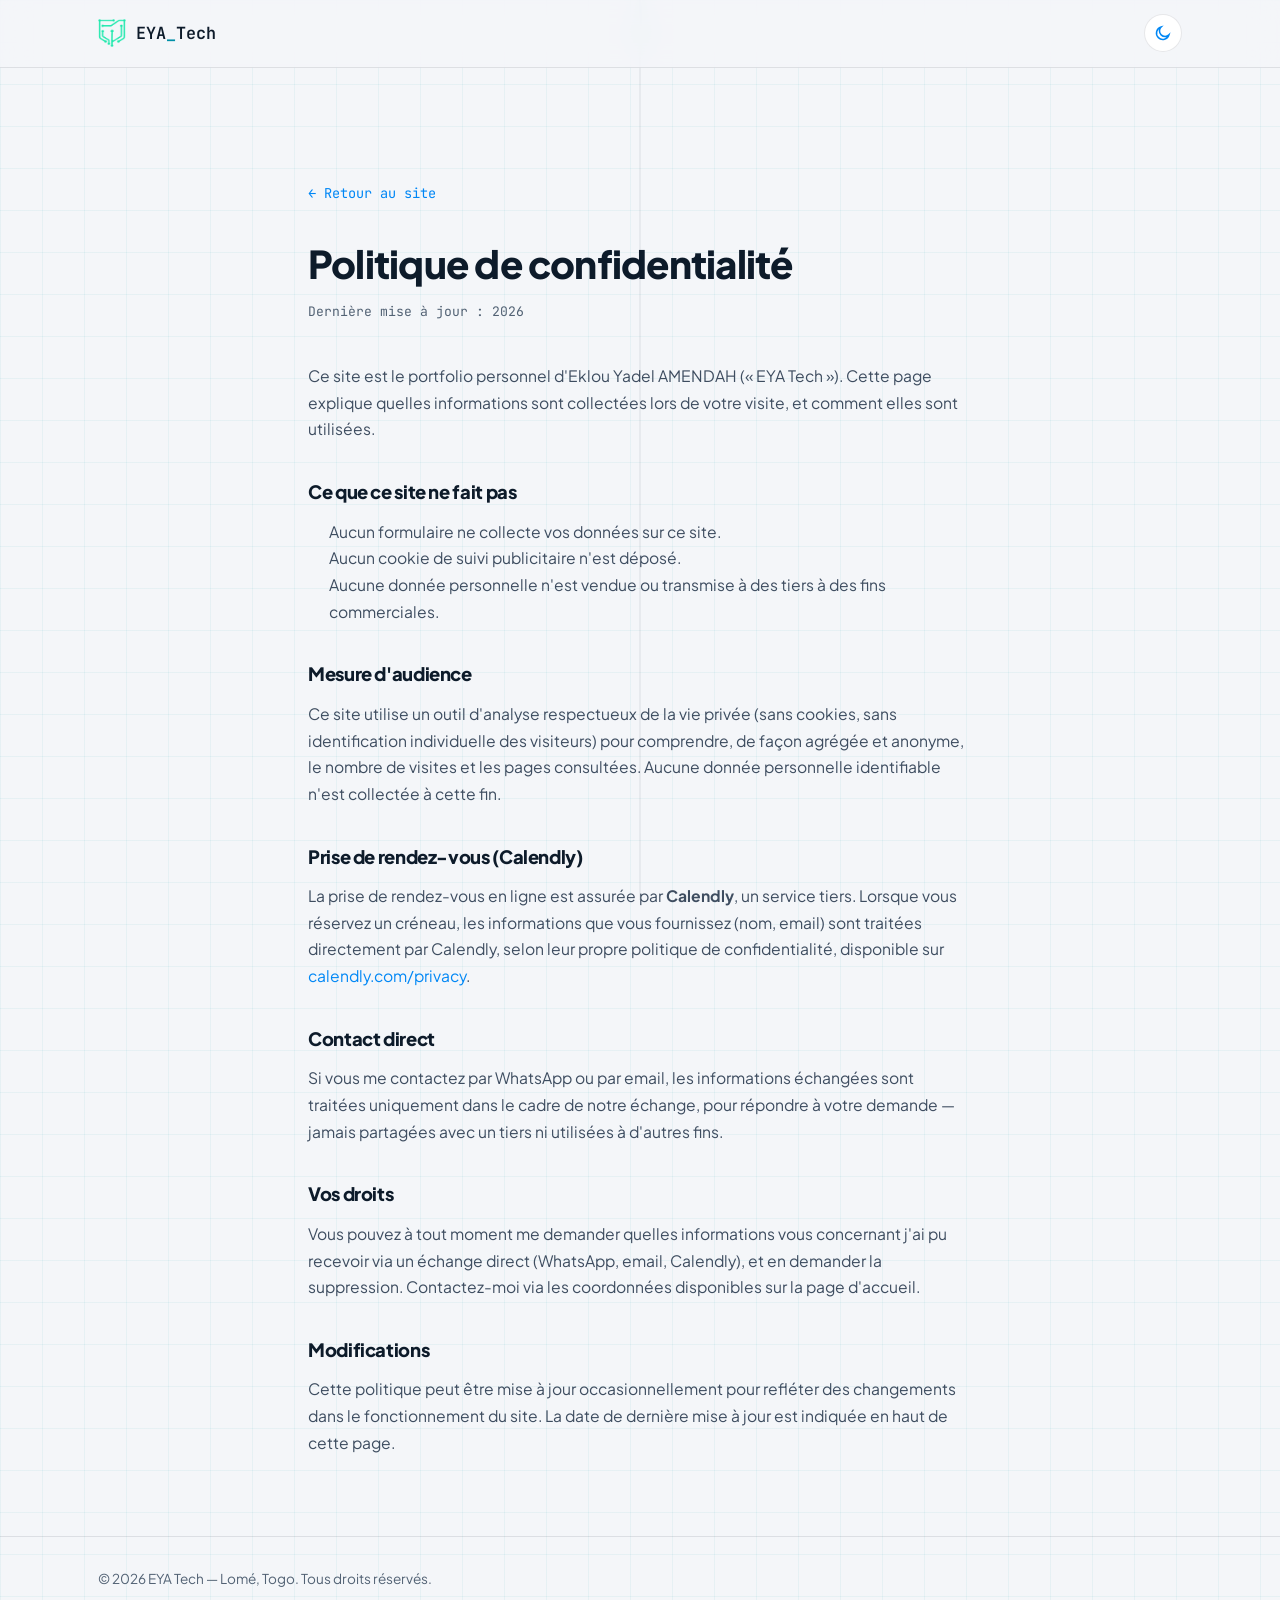
<file: privacy.html>
<!DOCTYPE html>
<html lang="fr">
<head>
<meta charset="UTF-8">
<meta name="viewport" content="width=device-width, initial-scale=1.0">
<title>Politique de confidentialité — EYA Tech</title>
<meta name="description" content="Politique de confidentialité du site EYA Tech — Eklou Yadel AMENDAH.">
<meta name="robots" content="noindex, follow">
<link rel="canonical" href="https://TON-DOMAINE.com/privacy.html">

<link rel="preconnect" href="https://fonts.googleapis.com">
<link rel="preconnect" href="https://fonts.gstatic.com" crossorigin>
<link href="https://fonts.googleapis.com/css2?family=Plus+Jakarta+Sans:wght@400;500;600;700;800&family=JetBrains+Mono:wght@400;500;600;700&display=swap" rel="stylesheet">
<link rel="stylesheet" href="style.css">

<link rel="icon" href="assets/favicon.ico" sizes="any">
<link rel="icon" type="image/png" sizes="32x32" href="assets/favicon-32.png">
<link rel="apple-touch-icon" sizes="180x180" href="assets/apple-touch-icon.png">

<style>
  .legal-page{ max-width: 760px; margin: 0 auto; padding: clamp(5rem,10vw,7rem) var(--pad) 5rem; }
  .legal-page h1{ font-size: clamp(1.8rem,4vw,2.4rem); color: var(--ink); margin-bottom: .5rem; }
  .legal-page .updated{ font-family: var(--font-mono); font-size:.82rem; color: var(--ink-faint); margin-bottom: 2.5rem; }
  .legal-page h2{ font-size: 1.15rem; color: var(--ink); margin: 2.2rem 0 .8rem; }
  .legal-page p, .legal-page li{ color: var(--ink-dim); font-size: .98rem; line-height: 1.7; }
  .legal-page ul{ padding-left: 1.3rem; margin: .8rem 0; }
  .legal-page a{ color: var(--accent-2); }
  .legal-page__back{ display:inline-flex; align-items:center; gap:.4rem; font-family: var(--font-mono); font-size:.85rem; color: var(--ink-dim); margin-bottom: 2rem; }
  .legal-page__back:hover{ color: var(--accent-2); }
</style>
</head>
<body data-theme="dark">

<div class="pcb-spine" aria-hidden="true">
  <svg class="pcb-spine__svg" viewBox="0 0 100 4000" preserveAspectRatio="none">
    <path class="pcb-spine__path" d="M50,0 L50,4000" />
  </svg>
</div>

<header class="site-header" id="top">
  <div class="header-inner">
    <a href="index.html" class="logo">
      <span class="logo__mark"><img src="assets/logo-icon.png" alt="EYA Tech" width="32" height="32"></span>
      <span class="logo__text">EYA<span class="logo__text--accent">_</span>Tech</span>
    </a>
    <button class="theme-toggle" id="theme-toggle" type="button" aria-label="Basculer le thème clair/sombre">
      <svg class="icon-sun" viewBox="0 0 24 24" fill="none" stroke="currentColor" stroke-width="2">
        <circle cx="12" cy="12" r="4.2"/>
        <path d="M12 2v3M12 19v3M4.2 4.2l2.1 2.1M17.7 17.7l2.1 2.1M2 12h3M19 12h3M4.2 19.8l2.1-2.1M17.7 6.3l2.1-2.1"/>
      </svg>
      <svg class="icon-moon" viewBox="0 0 24 24" fill="none" stroke="currentColor" stroke-width="2">
        <path d="M20 14.5A8.5 8.5 0 1 1 9.5 4a7 7 0 0 0 10.5 10.5Z"/>
      </svg>
    </button>
  </div>
</header>

<main class="legal-page">
  <a href="index.html" class="legal-page__back">← Retour au site</a>

  <h1>Politique de confidentialité</h1>
  <p class="updated">Dernière mise à jour : 2026</p>

  <p>Ce site est le portfolio personnel d'Eklou Yadel AMENDAH (« EYA Tech »). Cette page explique quelles informations sont collectées lors de votre visite, et comment elles sont utilisées.</p>

  <h2>Ce que ce site ne fait pas</h2>
  <ul>
    <li>Aucun formulaire ne collecte vos données sur ce site.</li>
    <li>Aucun cookie de suivi publicitaire n'est déposé.</li>
    <li>Aucune donnée personnelle n'est vendue ou transmise à des tiers à des fins commerciales.</li>
  </ul>

  <h2>Mesure d'audience</h2>
  <p>Ce site utilise un outil d'analyse respectueux de la vie privée (sans cookies, sans identification individuelle des visiteurs) pour comprendre, de façon agrégée et anonyme, le nombre de visites et les pages consultées. Aucune donnée personnelle identifiable n'est collectée à cette fin.</p>

  <h2>Prise de rendez-vous (Calendly)</h2>
  <p>La prise de rendez-vous en ligne est assurée par <strong>Calendly</strong>, un service tiers. Lorsque vous réservez un créneau, les informations que vous fournissez (nom, email) sont traitées directement par Calendly, selon leur propre politique de confidentialité, disponible sur <a href="https://calendly.com/privacy" target="_blank" rel="noopener">calendly.com/privacy</a>.</p>

  <h2>Contact direct</h2>
  <p>Si vous me contactez par WhatsApp ou par email, les informations échangées sont traitées uniquement dans le cadre de notre échange, pour répondre à votre demande — jamais partagées avec un tiers ni utilisées à d'autres fins.</p>

  <h2>Vos droits</h2>
  <p>Vous pouvez à tout moment me demander quelles informations vous concernant j'ai pu recevoir via un échange direct (WhatsApp, email, Calendly), et en demander la suppression. Contactez-moi via les coordonnées disponibles sur la page d'accueil.</p>

  <h2>Modifications</h2>
  <p>Cette politique peut être mise à jour occasionnellement pour refléter des changements dans le fonctionnement du site. La date de dernière mise à jour est indiquée en haut de cette page.</p>
</main>

<footer class="site-footer">
  <div class="site-footer__inner">
    <div class="site-footer__bottom">
      <p class="site-footer__copy">© <span id="year"></span> EYA Tech — Lomé, Togo. Tous droits réservés.</p>
    </div>
  </div>
</footer>

<script defer data-domain="TON-DOMAINE.com" src="https://plausible.io/js/script.js"></script>
<script>
  const themeToggle = document.getElementById('theme-toggle');
  const body = document.body;
  let currentTheme = 'dark';
  if (window.matchMedia && window.matchMedia('(prefers-color-scheme: light)').matches) {
    currentTheme = 'light';
  }
  body.setAttribute('data-theme', currentTheme);
  themeToggle.addEventListener('click', () => {
    currentTheme = currentTheme === 'dark' ? 'light' : 'dark';
    body.setAttribute('data-theme', currentTheme);
  });
  document.getElementById('year').textContent = new Date().getFullYear();
</script>
</body>
</html>
</file>
<file: style.css>
/* ============================================================
   EYA TECH — Design tokens
   ============================================================ */
:root{
  --font-display: 'Plus Jakarta Sans', sans-serif;
  --font-mono: 'JetBrains Mono', monospace;

  --radius-s: 6px;
  --radius-m: 12px;
  --radius-l: 20px;

  --ease: cubic-bezier(.16,.8,.28,1);
  --dur-fast: .18s;
  --dur-med: .4s;

  --container: 1180px;
  --pad: clamp(1.25rem, 4vw, 3rem);
}

/* Dark theme (default) */
body[data-theme="dark"]{
  --bg: #0B0F17;
  --bg-elevated: #10151F;
  --bg-elevated-2: #151B27;
  --ink: #E8EDF4;
  --ink-dim: #9EAEC3;
  --ink-faint: #8C9BB0;
  --accent: #00E5FF;
  --accent-2: #00f5b0;
  --warn: #FF5A36;
  --copper: #FF8A4C;
  --line: rgba(232,237,244,0.09);
  --line-strong: rgba(0,229,255,0.28);
  --shadow: 0 20px 60px rgba(0,0,0,0.45);
  --grid-line: rgba(0,229,255,0.05);

  --term-bg: #1B1D23;
  --term-bar-bg: #23252D;
  --term-border: rgba(255,255,255,0.06);
  --term-title: #8A8F9C;
  --term-text: #D7DBE3;
  --term-prompt: #28C840;
  --term-prompt-sep: #8A8F9C;
  --term-prompt-path: #62C4FF;
  --term-typed: #F2F4F8;
  --term-flag: #FEBC2E;
  --term-str: #9ECE6A;
  --term-ok: #28C840;
  --term-cursor: var(--accent-2);
  --term-history-opacity: .55;
}

/* Light theme */
body[data-theme="light"]{
  --bg: #F4F6F9;
  --bg-elevated: #FFFFFF;
  --bg-elevated-2: #EDF1F6;
  --ink: #0D1B2A;
  --ink-dim: #3E4D60;
  --ink-faint: #526274;
  --accent: #0090A8;
  --accent-2: #0087f5;
  --warn: #E24E2F;
  --copper: #C8642E;
  --line: rgba(13,27,42,0.10);
  --line-strong: rgba(0,144,168,0.35);
  --shadow: 0 20px 50px rgba(13,27,42,0.08);
  --grid-line: rgba(0,144,168,0.06);

  --term-bg: #F6F7FA;
  --term-bar-bg: #E8EBF1;
  --term-border: rgba(13,27,42,0.08);
  --term-title: #6B7686;
  --term-text: #1F2733;
  --term-prompt: #1B8A3A;
  --term-prompt-sep: #8A96A8;
  --term-prompt-path: #0B72C4;
  --term-typed: #1B2430;
  --term-flag: #A8720B;
  --term-str: #2E8B45;
  --term-ok: #1B8A3A;
  --term-cursor: var(--accent-2);
  --term-history-opacity: .5;
}

*,*::before,*::after{ box-sizing: border-box; }
html{ scroll-behavior: auto; }
@media (prefers-reduced-motion: reduce){
  html{ scroll-behavior: auto; }
  *,*::before,*::after{ animation-duration: .001ms !important; animation-iteration-count: 1 !important; transition-duration: .001ms !important; scroll-behavior: auto !important; }
}

body{
  margin:0;
  background:
    linear-gradient(var(--grid-line) 1px, transparent 1px) 0 0 / 100% 42px,
    linear-gradient(90deg, var(--grid-line) 1px, transparent 1px) 0 0 / 42px 100%,
    var(--bg);
  color: var(--ink);
  font-family: var(--font-display);
  line-height: 1.5;
  -webkit-font-smoothing: antialiased;
  transition: background-color var(--dur-med) var(--ease), color var(--dur-med) var(--ease);
  overflow-x: hidden;
}

h1,h2,h3{ margin:0; font-family: var(--font-display); font-weight: 800; letter-spacing: -0.02em; }
p{ margin:0; }
a{ color: inherit; text-decoration: none; }
ul{ list-style: none; margin:0; padding:0; }
button{ font-family: inherit; cursor:pointer; }
:focus-visible{ outline: 2px solid var(--accent); outline-offset: 3px; }

.mono{ font-family: var(--font-mono); }

/* ============================================================
   PCB spine — signature element: a circuit trace running the
   full height of the page, connecting every section like a
   motherboard trunk line. Pulses with a traveling current.
   ============================================================ */
.skip-link{
  position: absolute;
  top: -100px; left: 1rem;
  z-index: 100;
  background: var(--accent-2);
  color: #04141A;
  font-weight: 600;
  padding: .8rem 1.4rem;
  border-radius: var(--radius-s);
  transition: top var(--dur-fast) var(--ease);
}
.skip-link:focus{ top: 1rem; }

.pcb-spine{
  position:absolute;
  top:0; left:0; right:0;
  height: 100%;
  pointer-events:none;
  z-index:0;
}
.pcb-spine__svg{ width:100%; height:100%; display:block; }
.pcb-spine__path{
  fill:none;
  stroke: var(--line);
  stroke-width: 1;
  vector-effect: non-scaling-stroke;
}
.pcb-spine::after{
  content:"";
  position:absolute;
  left:50%; top:0;
  width:2px; height:60px;
  background: linear-gradient(180deg, transparent, var(--accent), transparent);
  box-shadow: 0 0 10px var(--accent);
  animation: pcb-pulse 7s linear infinite;
  opacity:.55;
  will-change: transform;
}
@keyframes pcb-pulse{
  0%{ transform: translate(-50%, -60px); }
  100%{ transform: translate(-50%, 100vh); }
}

.pulse-dot{
  display:inline-block;
  width:7px; height:7px;
  border-radius:50%;
  background: var(--accent-2);
  box-shadow: 0 0 0 0 color-mix(in srgb, var(--accent-2) 50%, transparent);
  animation: pulse-ring 2.4s var(--ease) infinite;
  margin-right:.5em;
}
@keyframes pulse-ring{
  0%{ box-shadow: 0 0 0 0 color-mix(in srgb, var(--accent-2) 45%, transparent); }
  70%{ box-shadow: 0 0 0 8px color-mix(in srgb, var(--accent-2) 0%, transparent); }
  100%{ box-shadow: 0 0 0 0 color-mix(in srgb, var(--accent-2) 0%, transparent); }
}

/* ============================================================
   Header
   ============================================================ */
/* ============================================================
   Scroll progress bar
   ============================================================ */
.scroll-progress{
  position: fixed; top:0; left:0; right:0;
  height: 3px;
  z-index: 60;
  background: transparent;
}
.scroll-progress__bar{
  height:100%; width:0%;
  background: var(--accent-2);
  box-shadow: 0 0 8px color-mix(in srgb, var(--accent-2) 70%, transparent);
  transition: width .08s linear;
}

.site-header{
  position: sticky; top:0; z-index: 50;
  background: color-mix(in srgb, var(--bg) 82%, transparent);
  backdrop-filter: blur(14px);
  border-bottom: 1px solid var(--line);
}
.header-inner{
  max-width: var(--container);
  margin: 0 auto;
  padding: 0.9rem var(--pad);
  display:flex; align-items:center; justify-content:space-between;
  gap: 1rem;
}
.logo{ display:flex; align-items:center; gap:.6rem; font-family: var(--font-mono); font-weight:600; font-size:1.05rem; }
.logo__mark{ display:flex; align-items:center; }
.logo__mark img{ width:28px; height:28px; display:block; }
.logo__text--accent{ color: var(--accent); }

.main-nav{ display:flex; gap: 1.75rem; }
.main-nav a{
  font-size:.92rem; color: var(--ink-dim); font-weight:500;
  position:relative; padding: .25rem 0;
  transition: color var(--dur-fast) var(--ease);
}
.main-nav a::after{
  content:""; position:absolute; left:0; bottom:-2px; width:0; height:1px;
  background: var(--accent-2); transition: width var(--dur-fast) var(--ease);
}
.main-nav a:hover{ color: var(--ink); }
.main-nav a:hover::after{ width:100%; }

.header-actions{ display:flex; align-items:center; gap:.75rem; }
.theme-toggle{
  width:38px; height:38px; border-radius:50%;
  background: var(--bg-elevated); border:1px solid var(--line);
  display:flex; align-items:center; justify-content:center;
  color: var(--accent-2);
  transition: border-color var(--dur-fast) var(--ease), transform var(--dur-fast) var(--ease);
}
.theme-toggle:hover{ border-color: var(--line-strong); transform: rotate(-12deg); }
.theme-toggle svg{ width:18px; height:18px; }
.icon-moon{ display:none; }
body[data-theme="light"] .icon-sun{ display:none; }
body[data-theme="light"] .icon-moon{ display:block; }

.nav-toggle{
  display:none; flex-direction:column; gap:5px;
  width:38px; height:38px; align-items:center; justify-content:center;
  background:none; border:1px solid var(--line); border-radius: var(--radius-s);
}
.nav-toggle span{ width:18px; height:2px; background: var(--ink); transition: transform var(--dur-fast) var(--ease), opacity var(--dur-fast) var(--ease); }
.nav-toggle.is-open span:nth-child(1){ transform: translateY(7px) rotate(45deg); }
.nav-toggle.is-open span:nth-child(2){ opacity:0; }
.nav-toggle.is-open span:nth-child(3){ transform: translateY(-7px) rotate(-45deg); }

.cv-btn{
  display:flex; align-items:center; gap:.4rem;
  font-family: var(--font-mono); font-size:.82rem; font-weight:600;
  padding: .45rem .85rem;
  border: 1px solid var(--line); border-radius: var(--radius-s);
  color: var(--ink-dim);
  transition: border-color var(--dur-fast) var(--ease), color var(--dur-fast) var(--ease);
}
.cv-btn:hover{ border-color: var(--accent-2); color: var(--ink); }
.cv-btn__icon{ width:15px; height:15px; }

.lang-toggle{
  position:relative;
  display:flex; align-items:center;
  width: 60px; height: 28px;
  border-radius: 999px;
  background: var(--bg-elevated-2);
  border:1px solid var(--line);
  padding: 0;
}
.lang-toggle__thumb{
  position:absolute;
  top:2px; left:2px;
  width: 26px; height: 22px;
  border-radius: 999px;
  background: var(--accent-2);
  box-shadow: 0 1px 3px rgba(0,0,0,.25);
  transition: transform var(--dur-fast) var(--ease);
}
.lang-toggle.is-en .lang-toggle__thumb{ transform: translateX(30px); }
.lang-toggle__opt{
  position:relative; z-index:1;
  width: 30px; text-align:center;
  font-family: var(--font-mono); font-size:.72rem; font-weight:700;
  color: var(--ink-faint);
  transition: color var(--dur-fast) var(--ease);
}
.lang-toggle__opt.is-active{ color: #04141A; }

/* ============================================================
   Hero
   ============================================================ */
.hero{
  position:relative;
  min-height: 92vh;
  display:flex; flex-direction:column; align-items:center; justify-content:center;
  padding: 6rem var(--pad) 4rem;
  text-align:center;
  overflow:hidden;
}
.hero__bg{ position:absolute; inset:0; z-index:0; }
.hero__circuit{ width:100%; height:100%; opacity:.5; }
.hero__circuit-lines path{ fill:none; stroke: var(--line-strong); stroke-width:1; }
.hero__circuit-nodes circle{ fill: var(--accent-2); opacity:.7; }
.hero__circuit-nodes circle{ animation: node-glow 3.4s ease-in-out infinite; }
.hero__circuit-nodes circle:nth-child(odd){ animation-delay: 1.1s; }
.hero__circuit-nodes circle:nth-child(3n){ animation-delay: 2.1s; }
@keyframes node-glow{
  0%,100%{ opacity:.35; }
  50%{ opacity:1; filter: drop-shadow(0 0 6px var(--accent-2)); }
}

.hero__content{
  position:relative; z-index:1;
  max-width: 1180px;
  width:100%;
  display:grid;
  grid-template-columns: minmax(0,1fr) minmax(0,1fr);
  gap: clamp(2rem, 5vw, 4rem);
  align-items:center;
  text-align:left;
}
.hero__text{ display:flex; flex-direction:column; align-items:flex-start; gap:1.6rem; }
.hero__text .hero__subtitle{ text-align:left; }
.hero__text .hero__cta{ justify-content:flex-start; }
.hero__eyebrow{
  font-family: var(--font-mono); font-size:.82rem; letter-spacing:.06em;
  color: var(--ink-dim); text-transform: uppercase;
  display:flex; align-items:center;
  border: 1px solid var(--line); padding: .4rem .9rem; border-radius: 999px;
}
.hero__title{
  font-size: clamp(2.3rem, 5.5vw, 4rem);
  line-height:1.06;
}
.hero__title-line{ display:block; color: var(--accent-2); }
.hero__caret{ animation: blink 1.1s step-end infinite; }
@keyframes blink{ 50%{ opacity:0; } }

.hero__subtitle{ color: var(--ink-dim); font-size: 1.08rem; max-width: 58ch; }
.hero__subtitle strong{ color: var(--ink); }

.hero__cta{ display:flex; gap:1rem; flex-wrap:wrap; justify-content:center; margin-top:.5rem; }
.btn{
  display:inline-flex; align-items:center; gap:.55rem;
  padding: .85rem 1.5rem; border-radius: var(--radius-s);
  font-weight:600; font-size:.95rem;
  border: 1px solid transparent;
  transition: transform var(--dur-fast) var(--ease), box-shadow var(--dur-fast) var(--ease), background var(--dur-fast) var(--ease), border-color var(--dur-fast) var(--ease);
}
.btn__icon{ width:18px; height:18px; }
.btn--primary{
  background: var(--accent-2); color: #04141A;
  box-shadow: 0 0 0 0 color-mix(in srgb, var(--accent-2) 40%, transparent);
}
.btn--primary:hover{ transform: translateY(-2px); box-shadow: 0 10px 30px color-mix(in srgb, var(--accent-2) 25%, transparent); }
.btn--ghost{ border-color: var(--line-strong); color: var(--ink); }
.btn--ghost:hover{ border-color: var(--accent-2); background: color-mix(in srgb, var(--accent-2) 8%, transparent); }
.btn--block{ width:100%; justify-content:center; }

/* WhatsApp brand green stays constant across both themes — it should not
   shift to blue just because --accent-2 changes in light mode. */
.cta-card__btn--whatsapp{
  background: #25D366; color: #04140A;
  box-shadow: 0 0 0 0 rgba(37,211,102,.4);
}
.cta-card__btn--whatsapp:hover{
  transform: translateY(-2px);
  box-shadow: 0 10px 30px rgba(37,211,102,.3);
}

.hero__stack{
  display:flex; gap: clamp(1rem, 4vw, 2.5rem); flex-wrap:wrap; justify-content:center;
  margin-top: 1.5rem; padding-top: 1.5rem; border-top: 1px solid var(--line);
}
.hero__stack div{ text-align:left; }
.hero__stack dt{ font-family: var(--font-mono); font-size:.72rem; color: var(--ink-faint); text-transform:uppercase; letter-spacing:.05em; }
.hero__stack dd{ margin:.2rem 0 0; font-weight:600; font-size:.95rem; }

.hero__text{ text-align: left; }

/* ---------- Mac-style terminal ---------- */
.hero__terminal{ width:100%; display:flex; justify-content:center; perspective: 1200px; }
.terminal{
  width:100%;
  max-width: 480px;
  background: var(--term-bg);
  border-radius: var(--radius-m);
  overflow:hidden;
  box-shadow: var(--shadow), 0 0 0 1px var(--term-border);
  transform: rotateY(-4deg) rotateX(2deg);
  transition: transform var(--dur-med) var(--ease), background var(--dur-med) var(--ease);
}
.hero__terminal:hover .terminal{ transform: rotateY(0) rotateX(0); }

.terminal__bar{
  display:flex; align-items:center; gap:.45rem;
  padding: .7rem .85rem;
  background: var(--term-bar-bg);
  border-bottom: 1px solid var(--term-border);
}
.terminal__dot{ width:11px; height:11px; border-radius:50%; display:inline-block; }
.terminal__dot--red{ background:#FF5F57; }
.terminal__dot--yellow{ background:#FEBC2E; }
.terminal__dot--green{ background:#28C840; }
.terminal__title{
  margin: 0 auto; transform: translateX(-16px);
  font-family: var(--font-mono); font-size:.72rem; color: var(--term-title);
}

.terminal__body{
  padding: 1.1rem 1.15rem 1.3rem;
  min-height: 220px;
  font-family: var(--font-mono);
  font-size: .85rem;
  line-height: 1.75;
  color: var(--term-text);
}
.terminal__history .terminal__line{ opacity: var(--term-history-opacity); }
.terminal__line{ display:flex; flex-wrap:wrap; gap:.4em; white-space:pre-wrap; word-break: break-word; }
.terminal__prompt{ color: var(--term-prompt); flex-shrink:0; }
.terminal__prompt-sep{ color: var(--term-prompt-sep); }
.terminal__prompt-path{ color: var(--term-prompt-path); }
.terminal__typed{ color: var(--term-typed); }
.terminal__typed .t-flag{ color: var(--term-flag); }
.terminal__typed .t-str{ color: var(--term-str); }
.terminal__typed .t-ok{ color: var(--term-ok); }
.terminal__cursor{
  color: var(--term-cursor);
  animation: term-blink 1s step-end infinite;
}
@keyframes term-blink{ 50%{ opacity:0; } }

@media (max-width: 860px){
  .hero__content{ grid-template-columns: 1fr; }
  .hero__text{ align-items:center; text-align:center; }
  .hero__text .hero__subtitle, .hero__text .hero__cta{ text-align:center; justify-content:center; }
  .hero__terminal{ order:2; }
}

.scroll-cue{
  position:absolute; bottom: 2rem; left:50%; transform: translateX(-50%);
  width:22px; height:36px; border:1px solid var(--line-strong); border-radius: 12px;
  z-index:1;
}
.scroll-cue span{
  position:absolute; top:6px; left:50%; transform: translateX(-50%);
  width:3px; height:7px; border-radius:2px; background: var(--accent-2);
  animation: scroll-cue 1.8s var(--ease) infinite;
}
@keyframes scroll-cue{
  0%{ opacity:1; top:6px; }
  70%{ opacity:0; top:16px; }
  100%{ opacity:0; top:6px; }
}

/* ============================================================
   Stats strip
   ============================================================ */
.stats-strip{
  position:relative; z-index:1;
  border-top: 1px solid var(--line);
  border-bottom: 1px solid var(--line);
  background: var(--bg-elevated);
}
.stats-strip__inner{
  max-width: var(--container);
  margin: 0 auto;
  padding: clamp(1.6rem, 4vw, 2.4rem) var(--pad);
  display:grid;
  grid-template-columns: repeat(4, 1fr);
  gap: 1.5rem;
}
.stat{ display:flex; flex-direction:column; gap:.3rem; text-align:center; }
.stat__value{
  font-family: var(--font-mono); font-weight:700;
  font-size: clamp(1.6rem, 3.4vw, 2.2rem);
  color: var(--accent-2);
}
.stat__label{ font-size:.82rem; color: var(--ink-dim); }

/* ============================================================
   Shared section layout
   ============================================================ */
main > section{
  position:relative; z-index:1;
  max-width: var(--container);
  margin: 0 auto;
  padding: clamp(4rem, 8vw, 7rem) var(--pad);
}
.section-head{ margin-bottom: clamp(2rem, 5vw, 3.5rem); max-width: 640px; }
.section-eyebrow{
  font-family: var(--font-mono); font-size:.8rem; color: var(--accent-2);
  letter-spacing:.08em; text-transform:uppercase; margin-bottom:.6rem;
}
.section-title{ font-size: clamp(1.7rem, 3.4vw, 2.5rem); }
.section-lead{ margin-top: .9rem; color: var(--ink-dim); font-size: 1rem; max-width: 60ch; }

/* ============================================================
   About
   ============================================================ */
.about__grid{
  display:grid;
  grid-template-columns: 1.1fr .9fr;
  grid-auto-rows: max-content;
  row-gap: 2.5rem;
  column-gap: clamp(2rem, 5vw, 4rem);
  align-items:start;
}
.about__story p{ color: var(--ink-dim); margin-bottom: 1.1rem; font-size: 1.02rem; }
.about__story strong{ color: var(--ink); }

.about__timeline{ position:relative; padding-left: 1.6rem; border-left: 1px solid var(--line-strong); display:flex; flex-direction:column; gap: 1.8rem; width:100%; }
.about__timeline li{ position:relative; }
.about__timeline-node{
  position:absolute; left: -1.86rem; top: .15rem;
  width:11px; height:11px; border-radius:50%;
  background: var(--bg); border: 2px solid var(--accent-2);
}
.about__timeline h3{ font-size: 1.05rem; margin-bottom:.3rem; }
.about__timeline p{ color: var(--ink-dim); font-size:.92rem; }

/* ---------- Spec sheet ("fiche technique") ---------- */
.spec-sheet{
  background: var(--bg-elevated);
  border: 1px solid var(--line);
  border-radius: var(--radius-m);
  overflow: hidden;
}
.spec-sheet__photo-row{
  display:flex; align-items:center; gap: 1rem;
  padding: 1.2rem 1.35rem;
  background: var(--bg-elevated-2);
  border-bottom: 1px solid var(--line);
}
.spec-sheet__photo{
  position: relative;
  width: 64px; height: 64px;
  flex-shrink: 0;
}
.spec-sheet__photo img{
  width:100%; height:100%; object-fit:cover;
  border-radius: 8px;
  border: 2px solid var(--accent-2);
  display:block;
}
.spec-sheet__photo .corner{
  position:absolute; width:10px; height:10px;
  border: 2px solid var(--accent-2);
}
.spec-sheet__photo .corner.tl{ top:-4px; left:-4px; border-right:none; border-bottom:none; }
.spec-sheet__photo .corner.tr{ top:-4px; right:-4px; border-left:none; border-bottom:none; }
.spec-sheet__photo .corner.bl{ bottom:-4px; left:-4px; border-right:none; border-top:none; }
.spec-sheet__photo .corner.br{ bottom:-4px; right:-4px; border-left:none; border-top:none; }
.spec-sheet__id{ display:flex; flex-direction:column; gap:.3rem; min-width:0; }
.spec-sheet__id-name{ font-weight:700; font-size:1rem; color: var(--ink); }
.spec-sheet__id-role{ font-family: var(--font-mono); font-size:.78rem; color: var(--accent-2); }

.spec-sheet__header{
  display:flex; align-items:center; justify-content:space-between;
  padding: .95rem 1.35rem;
  background: var(--bg-elevated-2);
  border-bottom: 1px solid var(--line);
}
.spec-sheet__header-title{
  font-family: var(--font-mono); font-size:.82rem; font-weight:600;
  letter-spacing:.06em; color: var(--warn);
}
.spec-sheet__header-version{
  font-family: var(--font-mono); font-size:.78rem; color: var(--ink-faint);
}
.spec-sheet__row{
  display:flex; align-items:center; justify-content:space-between;
  gap: 1rem; flex-wrap:wrap;
  padding: .9rem 1.35rem;
  border-bottom: 1px solid var(--line);
  transition: background var(--dur-fast) var(--ease);
}
.spec-sheet__row:last-child{ border-bottom: none; }
.spec-sheet__row:hover{ background: color-mix(in srgb, var(--accent-2) 4%, transparent); }
.spec-sheet__label{
  font-family: var(--font-mono); font-size:.76rem;
  text-transform: uppercase; letter-spacing:.05em;
  color: var(--ink-faint);
}
.spec-sheet__value{
  font-weight:600; font-size:.95rem; color: var(--ink);
  text-align:right;
}
.spec-sheet__value--status{
  display:flex; align-items:center; gap:.55rem;
  color: var(--accent-2);
}

/* ---------- Circuit schematic ("parcours") ---------- */
.schematic-wrap{
  width:100%;
  background: var(--bg-elevated);
  border: 1px solid var(--line);
  border-radius: var(--radius-m);
  overflow: hidden;
}
.schematic-wrap .cap, .status-card .cap{
  display:flex; align-items:center; justify-content:space-between;
  padding: .95rem 1.35rem;
  background: var(--bg-elevated-2);
  border-bottom: 1px solid var(--line);
  font-family: var(--font-mono); font-size:.78rem; letter-spacing:.05em;
}
.schematic-wrap .cap span:first-child, .status-card .cap span:first-child{ color: var(--ink-dim); text-transform:uppercase; }
.schematic-wrap .cap span:last-child, .status-card .cap span:last-child{ color: var(--ink-faint); }
.schematic-wrap svg{ display:block; width:100%; height:auto; padding: 1.4rem 1rem .8rem; }

.trace-path{
  fill:none;
  stroke: var(--line-strong);
  stroke-width: 2;
  stroke-linecap: round;
  stroke-linejoin: round;
}

.node-dot{
  fill: var(--bg-elevated);
  stroke: var(--line-strong);
  stroke-width: 2;
  animation: node-burst 6s ease-in-out infinite;
  transform-box: fill-box;
  transform-origin: center;
}
.node-dot--final{
  stroke: var(--copper);
  animation: final-node-glow 3s ease-in-out infinite;
  filter: drop-shadow(0 0 4px var(--copper));
}

@keyframes node-burst{
  0%{ stroke: var(--line-strong); filter: none; transform: scale(1); }
  4%{ stroke: var(--accent-2); filter: drop-shadow(0 0 6px var(--accent-2)); transform: scale(1.35); }
  18%{ stroke: var(--line-strong); filter: none; transform: scale(1); }
  100%{ stroke: var(--line-strong); filter: none; transform: scale(1); }
}
@keyframes final-node-glow{
  0%,100%{ filter: drop-shadow(0 0 3px var(--copper)); }
  50%{ filter: drop-shadow(0 0 7px var(--copper)); }
}

.flow-pulse{
  fill: var(--accent-2);
  filter: drop-shadow(0 0 6px var(--accent-2));
}

.node-label{
  font-family: var(--font-mono);
  font-size: 9px;
  fill: var(--ink-faint);
}
.node-label.strong{
  font-family: var(--font-display);
  font-weight: 700;
  font-size: 11px;
  fill: var(--ink);
}

/* ---------- Schematic + location stack (right column) ---------- */
.schematic-stack{
  display: flex;
  flex-direction: column;
  gap: 2.5rem;
  align-self: stretch;
  min-height: 0;
}


/* ---------- Status / availability card ---------- */
.status-card{
  flex: 1;
  display: flex;
  flex-direction: column;
  min-height: 0;
  background: var(--bg-elevated);
  border: 1px solid var(--line);
  border-radius: var(--radius-m);
  overflow: hidden;
}
.status-card__body{
  padding: 1.4rem 1.35rem 1.6rem;
  display: flex;
  flex-direction: column;
  justify-content: center;
  flex: 1;
}
.status-card__clock-row{
  display: flex; align-items: baseline; justify-content: space-between;
  margin-bottom: 1.3rem;
}
.status-card__time{
  font-family: var(--font-mono);
  font-size: clamp(1.8rem, 4vw, 2.2rem);
  font-weight: 700;
  color: var(--ink);
}
.status-card__city{ font-size: .85rem; color: var(--ink-dim); margin-top: .2rem; }
.status-card__tz{ font-family: var(--font-mono); font-size: .78rem; color: var(--accent-2); }

.status-card__overlap-label{
  font-family: var(--font-mono); font-size: .72rem; color: var(--ink-faint);
  text-transform: uppercase; letter-spacing: .04em; margin-bottom: .5rem;
}
.status-card__overlap-bar{
  position: relative; height: 26px; border-radius: 6px;
  background: var(--bg-elevated-2); overflow: hidden;
  border: 1px solid var(--line); margin-bottom: 1.3rem;
}
.status-card__overlap-fill{
  position: absolute; top: 0; bottom: 0;
  left: 33.3%; width: 37.5%;
  background: color-mix(in srgb, var(--accent-2) 28%, transparent);
  border-left: 1px solid var(--accent-2);
  border-right: 1px solid var(--accent-2);
}
.status-card__overlap-now{
  position: absolute; top: -2px; bottom: -2px; width: 2px;
  background: var(--warn);
  left: 50%;
  transition: left 1s linear;
}
.status-card__overlap-marks{
  position: absolute; inset: 0; display: flex; align-items: center; justify-content: space-between;
  padding: 0 6px; font-family: var(--font-mono); font-size: .62rem; color: var(--ink-faint);
}
.status-card__badge{
  display: flex; align-items: center; gap: .5rem;
  font-family: var(--font-mono); font-size: .85rem; color: var(--accent-2);
}

/* ============================================================
   Services
   ============================================================ */
.services__grid{ display:grid; grid-template-columns: repeat(auto-fit, minmax(280px, 1fr)); gap: 1.5rem; }
.service-card{
  position:relative;
  background: var(--bg-elevated);
  border: 1px solid var(--line);
  border-radius: var(--radius-m);
  padding: 1.75rem;
  display:flex; flex-direction:column; gap: 1rem;
  transition: transform var(--dur-fast) var(--ease), border-color var(--dur-fast) var(--ease), box-shadow var(--dur-fast) var(--ease);
}
.service-card:hover{
  transform: translateY(-4px);
  border-color: var(--line-strong);
  box-shadow: var(--shadow), 0 0 0 1px color-mix(in srgb, var(--accent-2) 25%, transparent);
}
.service-card__tag{
  position:absolute; top: 1.5rem; right: 1.5rem;
  font-family: var(--font-mono); font-size:.72rem; color: var(--ink-faint);
  border: 1px solid var(--line); border-radius: var(--radius-s);
  padding: .3rem .55rem;
}
.service-card h3{ font-size: 1.15rem; max-width: 80%; }
.service-card > p{ color: var(--ink-dim); font-size:.94rem; }
.service-card ul{ display:flex; flex-direction:column; gap: .55rem; margin-top:.2rem; }
.service-card li{
  position:relative; padding-left: 1.1rem;
  font-family: var(--font-mono); font-size:.85rem; color: var(--ink-dim);
}
.service-card li::before{ content:"–"; position:absolute; left:0; color: var(--accent-2); }

/* ============================================================
   Skills
   ============================================================ */
.skills__groups{ display:grid; grid-template-columns: repeat(auto-fit, minmax(220px, 1fr)); gap: 1.75rem; }
.skills__group h3{ font-size: .95rem; font-family: var(--font-mono); color: var(--ink-faint); text-transform:uppercase; letter-spacing:.04em; margin-bottom: .9rem; }
.badge-row{ display:flex; flex-wrap:wrap; gap:.6rem; }
.badge{
  font-family: var(--font-mono); font-size:.85rem; font-weight:500;
  padding: .5rem .9rem; border-radius: var(--radius-s);
  background: var(--bg-elevated); border: 1px solid var(--line);
  color: var(--ink); transition: border-color var(--dur-fast) var(--ease), transform var(--dur-fast) var(--ease);
}
.badge:hover{ border-color: var(--accent-2); transform: translateY(-2px); }
.badge--soft{ background: transparent; border-style:dashed; color: var(--ink-dim); }

/* ============================================================
   Process / Méthodologie
   ============================================================ */
.process__steps{
  display:grid; grid-template-columns: repeat(4, 1fr); gap: 2rem;
  position:relative;
}
.process__steps::before{
  content:"";
  position:absolute; top: 15px; left: 12.5%; right: 12.5%;
  height:1px; background: var(--line-strong);
  z-index:0;
}
.process__step{ position:relative; z-index:1; display:flex; flex-direction:column; gap:.6rem; }
.process__num{
  display:flex; align-items:center; justify-content:center;
  width: 30px; height:30px; border-radius:50%;
  background: var(--bg); border: 2px solid var(--accent-2);
  font-family: var(--font-mono); font-size:.78rem; font-weight:700; color: var(--accent-2);
}
.process__step h3{ font-size: 1.02rem; }
.process__step p{ color: var(--ink-dim); font-size:.9rem; }

/* ============================================================
   Experience / filters / cards
   ============================================================ */
.filters{ display:flex; flex-wrap:wrap; gap:.6rem; margin-bottom: 2.5rem; }
.filter-btn{
  font-family: var(--font-mono); font-size:.85rem;
  padding:.5rem 1.1rem; border-radius: 999px;
  background: transparent; border: 1px solid var(--line);
  color: var(--ink-dim);
  transition: all var(--dur-fast) var(--ease);
}
.filter-btn:hover, .filter-btn:focus-visible{ color: var(--ink); border-color: var(--line-strong); }
.filter-btn.is-active{ background: var(--accent-2); color:#04141A; border-color: var(--accent-2); }

.project-grid{ display:grid; grid-template-columns: repeat(auto-fill, minmax(280px, 1fr)); gap: 1.4rem; }
.project-card{
  background: var(--bg-elevated);
  border: 1px solid var(--line);
  border-radius: var(--radius-m);
  padding: 1.5rem;
  display:flex; flex-direction:column; gap:.7rem;
  transition: transform var(--dur-fast) var(--ease), border-color var(--dur-fast) var(--ease), box-shadow var(--dur-fast) var(--ease);
}
.project-card:hover{
  transform: translateY(-4px);
  border-color: var(--line-strong);
  box-shadow: var(--shadow), 0 0 0 1px color-mix(in srgb, var(--accent-2) 25%, transparent);
}
.project-card__tag{ font-family: var(--font-mono); font-size:.72rem; color: var(--accent-2); text-transform:uppercase; letter-spacing:.05em; }
.project-card h3{ font-size: 1.08rem; }
.project-card p{ color: var(--ink-dim); font-size:.92rem; flex:1; }
.project-card__meta{ display:flex; flex-wrap:wrap; gap:.4rem; margin-top:.3rem; }
.project-card__meta li{
  font-family: var(--font-mono); font-size:.72rem; color: var(--ink-faint);
  border: 1px solid var(--line); padding:.2rem .55rem; border-radius: var(--radius-s);
}
.project-card.is-hidden{ display:none; }

.project-card__toggle{
  display:flex; align-items:center; gap:.35rem;
  margin-top: .9rem;
  background:none; border:none; padding:0;
  font-family: var(--font-mono); font-size:.78rem; color: var(--accent-2);
}
.project-card__toggle svg{ width:14px; height:14px; transition: transform var(--dur-fast) var(--ease); }
.project-card__toggle[aria-expanded="true"] svg{ transform: rotate(180deg); }
.project-card__detail{
  max-height: 0; overflow:hidden;
  transition: max-height var(--dur-med) var(--ease);
}
.project-card__detail p{
  font-size:.85rem; color: var(--ink-dim); flex:none;
  padding-top: .8rem; margin-top: .8rem;
  border-top: 1px solid var(--line);
}
.project-card__detail strong{ color: var(--ink); font-weight:600; }

/* ============================================================
   Certifications & veille
   ============================================================ */
.certs__row{ display:flex; flex-wrap:wrap; gap:.7rem; }

/* ============================================================
   Testimonials
   ============================================================ */
.testimonial-grid{ display:grid; grid-template-columns: repeat(auto-fit, minmax(260px, 1fr)); gap: 1.5rem; }
.testimonial-card{
  margin:0; background: var(--bg-elevated); border: 1px solid var(--line);
  border-radius: var(--radius-m); padding: 1.75rem;
  display:flex; flex-direction:column; gap: 1.2rem;
  position:relative;
  transition: transform var(--dur-fast) var(--ease), border-color var(--dur-fast) var(--ease), box-shadow var(--dur-fast) var(--ease);
}
.testimonial-card:hover{
  transform: translateY(-4px);
  border-color: var(--line-strong);
  box-shadow: var(--shadow), 0 0 0 1px color-mix(in srgb, var(--accent-2) 25%, transparent);
}
.testimonial-card::before{
  content: "”"; position:absolute; top: .6rem; right: 1.2rem;
  font-family: var(--font-mono); font-size: 2.5rem; color: var(--line-strong);
}
.testimonial-card p{ color: var(--ink); font-size: .98rem; line-height:1.6; }
.testimonial-card footer{ display:flex; flex-direction:column; gap:.1rem; }
.testimonial-card__name{ font-weight:600; font-size:.9rem; }
.testimonial-card__role{ font-size:.8rem; color: var(--ink-faint); font-family: var(--font-mono); }

/* ============================================================
   FAQ
   ============================================================ */
.faq__list{ display:flex; flex-direction:column; gap: .8rem; max-width: 760px; }
.faq__item{
  background: var(--bg-elevated); border: 1px solid var(--line);
  border-radius: var(--radius-m); overflow:hidden;
}
.faq__question{
  width:100%; display:flex; align-items:center; justify-content:space-between; gap:1rem;
  padding: 1.1rem 1.35rem; background:none; border:none; text-align:left;
  font-family: var(--font-display); font-weight:600; font-size:.98rem; color: var(--ink);
}
.faq__icon{
  flex-shrink:0; width:24px; height:24px; display:flex; align-items:center; justify-content:center;
  border-radius:50%; border:1px solid var(--line-strong);
  font-family: var(--font-mono); color: var(--accent-2);
  transition: transform var(--dur-fast) var(--ease);
}
.faq__item.is-open .faq__icon{ transform: rotate(45deg); }
.faq__answer{
  max-height:0; overflow:hidden;
  transition: max-height var(--dur-med) var(--ease);
}
.faq__answer p{ padding: 0 1.35rem 1.1rem; color: var(--ink-dim); font-size:.92rem; }

/* ============================================================
   Contact
   ============================================================ */
.contact__inner{ }
.contact__lead{ color: var(--ink-dim); margin-top:.6rem; font-size:1rem; }
.contact__location{ color: var(--ink-dim); font-size:.9rem; display:flex; align-items:center; margin-top:.5rem; }

/* ---------- CTA card (inspired by the Allys "Ready to find" card) ---------- */
.cta-card{
  position: relative;
  display: grid;
  grid-template-columns: 1.1fr 1fr;
  align-items: center;
  gap: 3rem;
  background: var(--bg-elevated);
  border: 1px solid var(--line);
  border-radius: var(--radius-l);
  box-shadow: var(--shadow);
  padding: clamp(2.5rem, 6vw, 5rem);
  overflow: hidden;
  margin-top: 2.5rem;
  max-width: 1320px;
  margin-left: auto;
  margin-right: auto;
}
.cta-card__accent-bar{
  display:block; width: 46px; height: 4px; border-radius: 999px;
  background: var(--accent-2);
  margin-bottom: 1.8rem;
}
.cta-card__title{
  font-size: clamp(1.6rem, 3vw, 2.1rem);
  line-height: 1.15;
  color: var(--ink);
  margin: 0 0 1.5rem;
}
.cta-card__text{
  color: var(--ink-dim);
  font-size: 1rem;
  max-width: 46ch;
  margin: 0 0 2.5rem;
}
.cta-card__actions{ display:flex; flex-wrap:wrap; gap: 1rem; }
.cta-card__response-time{
  display:flex; align-items:center; gap:.45rem;
  margin: .9rem 0 0;
  font-size:.82rem; color: var(--ink-faint);
}
.cta-card__response-time svg{ width:15px; height:15px; flex-shrink:0; }
.cta-card__btn{ font-size:.92rem; }

.cta-card__visual{
  position: relative;
  display:flex; align-items:center; justify-content:center;
  min-height: 340px;
}
.cta-card__glow{
  position:absolute;
  width: 380px; height: 380px;
  border-radius: 50%;
  background: radial-gradient(circle, color-mix(in srgb, var(--accent-2) 30%, transparent) 0%, transparent 70%);
  filter: blur(4px);
}

.cta-card__photo-wrap{
  position: relative;
  width: 340px;
  max-width: 100%;
  aspect-ratio: 559 / 420;
  cursor: default;
}
.cta-card__photo{
  position:absolute; inset:0;
  width:100%; height:100%;
  object-fit: contain;
  display:block;
  filter: drop-shadow(0 14px 32px color-mix(in srgb, var(--accent-2) 35%, transparent));
}
.cta-card__photo--gray{
  filter: grayscale(100%) contrast(1.05) drop-shadow(0 14px 32px color-mix(in srgb, var(--accent-2) 35%, transparent));
}
.cta-card__photo--patch{
  clip-path: url(#cta-blob-clip);
  will-change: transform;
}
.cta-blob-path{
  transform-box: fill-box;
  transform-origin: center;
  translate: -200px -200px;
  scale: 0;
  transition: scale .45s var(--ease), translate .08s linear;
}

@media (max-width: 780px){
  .cta-card{ grid-template-columns: 1fr; text-align:center; }
  .cta-card__accent-bar{ margin-left:auto; margin-right:auto; }
  .cta-card__text{ margin-left:auto; margin-right:auto; }
  .cta-card__actions{ justify-content:center; }
  .cta-card__visual{ order:-1; min-height: 220px; }
  .cta-card__photo-wrap{ width: 240px; }
}

.calendly-block{
  margin-top: 3rem;
  padding-top: 3rem;
  border-top: 1px solid var(--line);
}
.calendly-block__title{
  font-size: 1.05rem;
  margin-bottom: 1.2rem;
  color: var(--ink);
}
.calendly-block__frame{
  background: var(--bg-elevated);
  border: 1px solid var(--line);
  border-radius: var(--radius-m);
  overflow: hidden;
  padding: 4px;
}

/* ============================================================
   Footer
   ============================================================ */
/* ============================================================
   Back to top
   ============================================================ */
.back-to-top{
  position: fixed;
  right: clamp(1rem, 4vw, 2rem);
  bottom: clamp(1rem, 4vw, 2rem);
  z-index: 55;
  width: 44px; height: 44px;
  border-radius: 50%;
  background: var(--bg-elevated);
  border: 1px solid var(--line);
  color: var(--ink);
  display:flex; align-items:center; justify-content:center;
  box-shadow: var(--shadow);
  opacity: 0; transform: translateY(12px);
  pointer-events: none;
  transition: opacity var(--dur-med) var(--ease), transform var(--dur-med) var(--ease), border-color var(--dur-fast) var(--ease), bottom var(--dur-fast) var(--ease);
}
.back-to-top.is-visible{ opacity:1; transform: translateY(0); pointer-events:auto; }
.back-to-top:hover{ border-color: var(--accent-2); }
.back-to-top svg{ width:20px; height:20px; }

/* ---------- Sticky mobile CTA (WhatsApp) ---------- */
.mobile-sticky-cta{
  display: none;
}
@media (max-width: 640px){
  .mobile-sticky-cta{
    display: flex; align-items:center; justify-content:center; gap:.6rem;
    position: fixed; left:0; right:0; bottom:0; z-index: 56;
    padding: .95rem 1rem;
    padding-bottom: calc(.95rem + env(safe-area-inset-bottom));
    background: #25D366; color: #04140A;
    font-weight: 600; font-size:.95rem;
    box-shadow: 0 -6px 20px rgba(0,0,0,.25);
  }
  .mobile-sticky-cta__icon{ width:19px; height:19px; }
  .back-to-top{ bottom: calc(4.6rem + env(safe-area-inset-bottom)); }
  body{ padding-bottom: 4.2rem; }
}

.site-footer{
  position:relative; z-index:1;
  border-top: 1px solid var(--line);
}
.site-footer__inner{
  max-width: var(--container); margin: 0 auto;
  padding: 2rem var(--pad);
  font-size:.85rem; color: var(--ink-faint);
}

.site-footer__tags{ margin-bottom: 2rem; }
.site-footer__tags-title{
  font-size: 1.05rem; font-weight: 700; color: var(--ink);
  margin: 0 0 1.1rem;
}
.tag-cloud{ display:flex; flex-wrap:wrap; gap:.6rem; }
.tag-pill{
  display:inline-flex; align-items:center;
  padding: .5rem 1rem;
  border-radius: 999px;
  font-size:.84rem; font-weight:500;
  color: var(--ink-dim);
  background: var(--bg-elevated);
  border: 1px solid var(--line);
  transition: transform var(--dur-fast) var(--ease), border-color var(--dur-fast) var(--ease), color var(--dur-fast) var(--ease), background var(--dur-fast) var(--ease);
}
.tag-pill:hover{
  transform: translateY(-2px);
  border-color: var(--accent-2);
  color: var(--ink);
}
.tag-pill--featured{
  color: var(--accent-2);
  background: color-mix(in srgb, var(--accent-2) 12%, var(--bg-elevated));
  border-color: color-mix(in srgb, var(--accent-2) 35%, transparent);
  font-weight: 600;
}
.tag-pill--featured:hover{
  background: color-mix(in srgb, var(--accent-2) 20%, var(--bg-elevated));
  border-color: var(--accent-2);
}

.site-footer__socials{ display:flex; justify-content:flex-end; gap:1rem; margin-bottom: 1.5rem; }
.site-footer__social{
  color: var(--ink-faint);
  transition: color var(--dur-fast) var(--ease), transform var(--dur-fast) var(--ease);
}
.site-footer__social svg{ width:19px; height:19px; }
.site-footer__social:hover{ color: var(--accent-2); transform: translateY(-2px); }

.site-footer__divider{ height:1px; background: var(--line); margin-bottom: 1.3rem; }

.site-footer__bottom{
  display:flex; align-items:center; flex-wrap:wrap; gap: .5rem 1.5rem;
}
.site-footer__lang{
  display:flex; align-items:center; gap:.4rem;
  font-family: var(--font-mono); font-size:.78rem;
}
.site-footer__lang svg{ width:15px; height:15px; }
.site-footer__copy{ margin-right: auto; }
.site-footer__credits{ }
.site-footer__privacy{ color: var(--ink-faint); text-decoration: underline; text-underline-offset: 2px; }
.site-footer__privacy:hover{ color: var(--accent-2); }

@media (max-width: 560px){
  .site-footer__bottom{ flex-direction:column; align-items:flex-start; gap:.4rem; }
  .site-footer__copy{ margin-right:0; }
}

/* ============================================================
   Scroll reveal
   ============================================================ */
[data-reveal]{ opacity:0; transform: translateY(18px); transition: opacity .7s var(--ease), transform .7s var(--ease); }
[data-reveal].is-visible{ opacity:1; transform: translateY(0); }

/* ============================================================
   Responsive
   ============================================================ */
@media (max-width: 860px){
  .about__grid{ grid-template-columns: 1fr; }
  .stats-strip__inner{ grid-template-columns: repeat(2, 1fr); }
  .process__steps{ grid-template-columns: 1fr; gap: 1.75rem; }
  .process__steps::before{ display:none; }
  .main-nav{
    position:absolute; top:100%; left:0; right:0;
    background: var(--bg-elevated); border-bottom: 1px solid var(--line);
    flex-direction:column; gap:0; padding: .5rem var(--pad) 1rem;
    transform-origin: top; transform: scaleY(0); opacity:0; pointer-events:none;
    transition: transform var(--dur-fast) var(--ease), opacity var(--dur-fast) var(--ease);
  }
  .main-nav.is-open{ transform: scaleY(1); opacity:1; pointer-events:auto; }
  .main-nav a{ padding: .75rem 0; border-bottom: 1px solid var(--line); }
  .nav-toggle{ display:flex; }
}

@media (max-width: 640px){
  .cv-btn span{ display:none; }
  .cv-btn{ padding: .45rem .6rem; }
}

@media (max-width: 560px){
  .hero__stack{ justify-content:flex-start; }
  .header-inner{ padding: .8rem var(--pad); }
}
</file>
